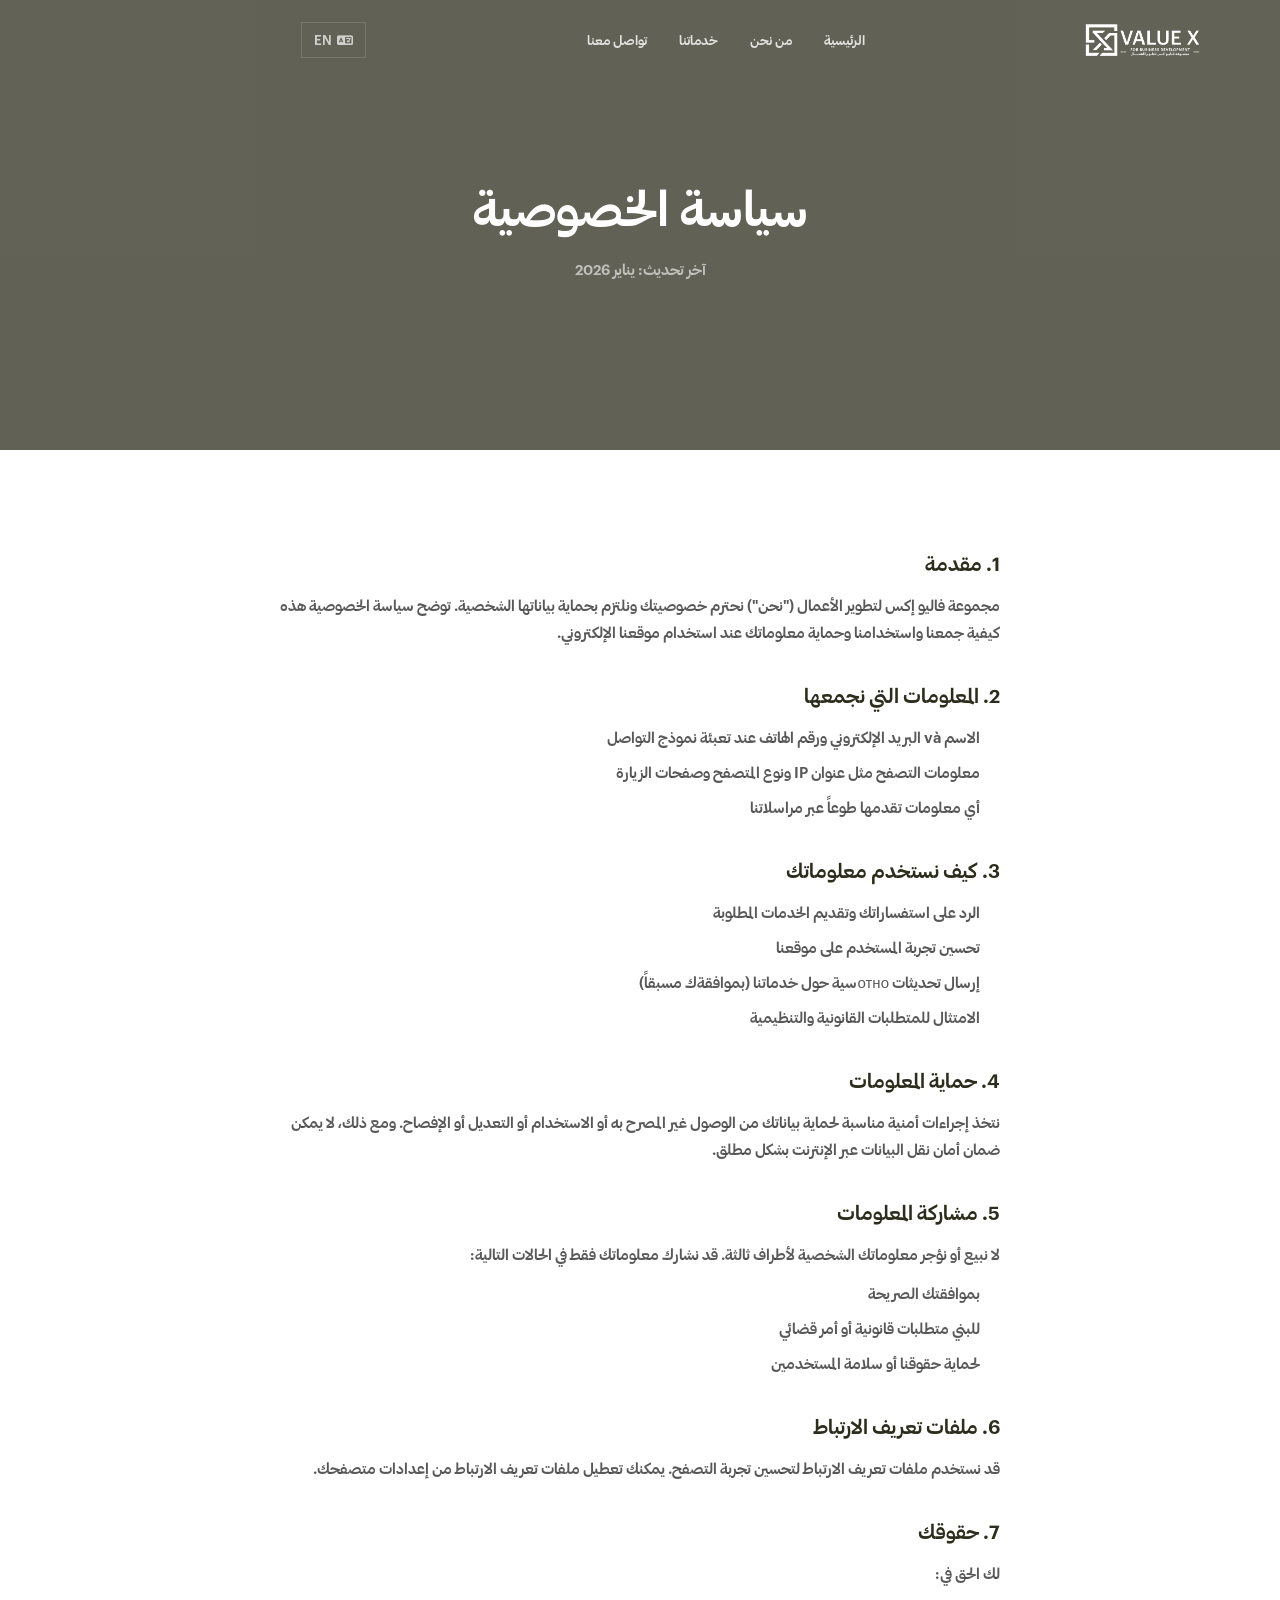
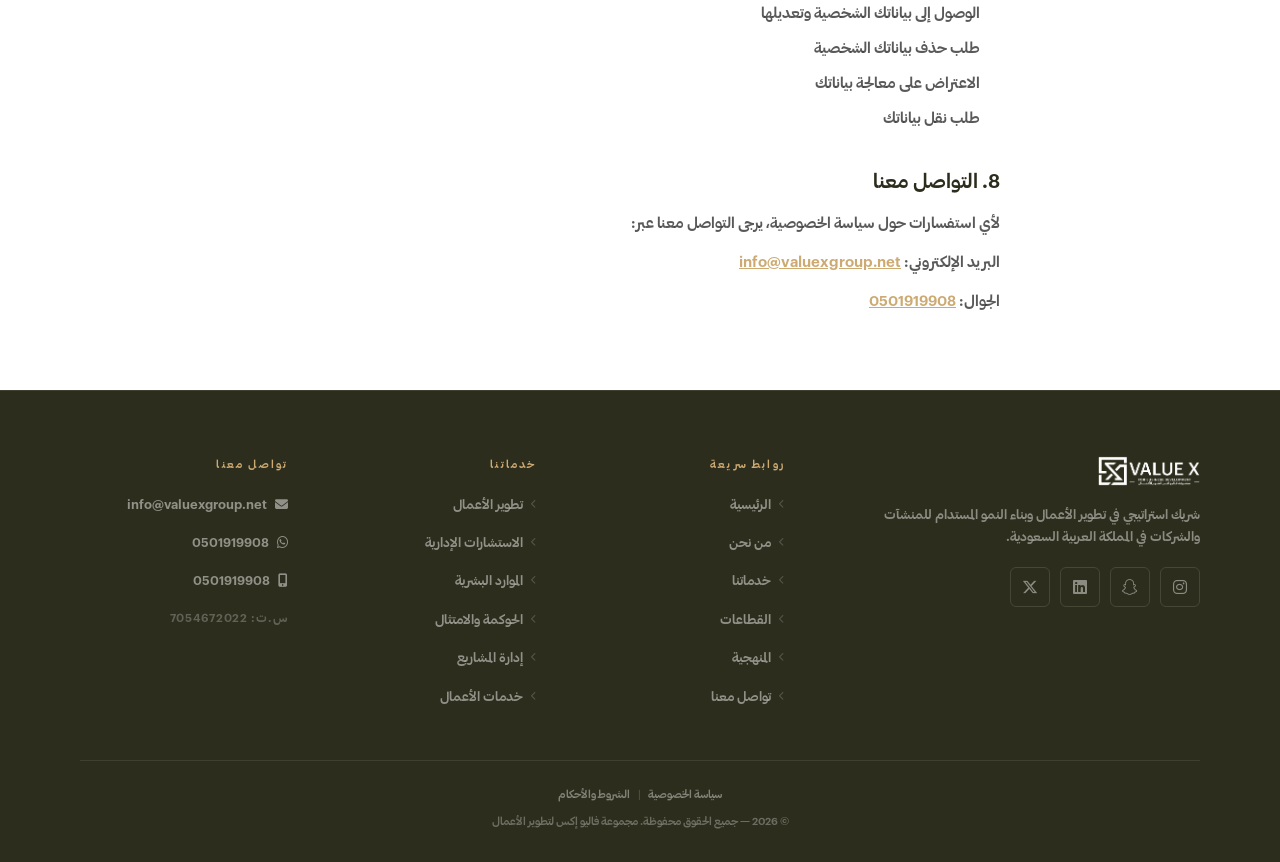
<file: ar/privacy.html>
<!DOCTYPE html>
<html lang="ar" dir="rtl">
<head>
  <meta charset="UTF-8" />
  <meta name="viewport" content="width=device-width, initial-scale=1.0" />
  <title>سياسة الخصوصية | مجموعة فاليو إكس</title>
  <link rel="preconnect" href="https://fonts.googleapis.com" />
  <link rel="preconnect" href="https://fonts.gstatic.com" crossorigin />
  <link href="https://fonts.googleapis.com/css2?family=Cairo:wght@400;500;600;700;800;900&family=Tajawal:wght@300;400;500;700&family=Cormorant+Garamond:ital,wght@0,400;0,500;0,600;1,400;1,500&family=Inter:wght@300;400;500;600&display=swap" rel="stylesheet" />
  <link rel="stylesheet" href="https://cdnjs.cloudflare.com/ajax/libs/font-awesome/6.5.1/css/all.min.css" />
  <link rel="stylesheet" href="../assets/style/style.css" />
  <style>
    .policy-hero {
      position: relative; height: 50vh; min-height: 320px;
      background: url('https://images.unsplash.com/photo-1497366216548-37526070297c?w=1600&q=80') center/cover no-repeat;
      display: flex; align-items: center; justify-content: center; text-align: center;
    }
    .policy-hero::after {
      content: ''; position: absolute; inset: 0;
      background: rgba(45,45,29,0.75);
    }
    .policy-hero-content { position: relative; z-index: 1; }
    .policy-hero h1 { font-family: var(--font-display); font-size: clamp(2rem, 5vw, 3rem); color: var(--white); margin-bottom: 0.5rem; }
    .policy-hero p { color: rgba(255,255,255,0.6); font-size: 0.9375rem; }
    .policy-page { padding: 4rem 0; }
    .policy-page .container { max-width: 800px; }
    .policy-page h2 { font-family: var(--font-display); font-size: 1.25rem; color: var(--green); margin: 2rem 0 0.75rem; }
    .policy-page p, .policy-page li { font-size: 0.9375rem; color: rgba(0,0,0,0.65); line-height: 1.8; margin-bottom: 0.75rem; }
    .policy-page ul { padding-right: 1.25rem; margin-bottom: 1rem; }
    .policy-page li { margin-bottom: 0.5rem; }
    .policy-page a { color: var(--gold); text-decoration: underline; }
    .policy-back { display: inline-flex; align-items: center; gap: 0.5rem; color: var(--gold); font-size: 0.875rem; margin-bottom: 2rem; transition: opacity 0.3s; }
    .policy-back:hover { opacity: 0.7; }
  </style>
</head>
<body>

  <header class="nav" id="nav">
    <div class="nav-inner">
      <a href="index.html" class="nav-logo">
        <img class="logo-white" src="../assets/img/logo/value-x-group-logo-white.png" alt="Value X Group" />
        <img class="logo-color" src="../assets/img/logo/value-x-group-logo.png" alt="Value X Group" />
      </a>
      <nav class="nav-menu">
        <a href="index.html" class="nav-link">الرئيسية</a>
        <a href="index.html#about" class="nav-link">من نحن</a>
        <a href="index.html#services" class="nav-link">خدماتنا</a>
        <a href="index.html#contact" class="nav-link">تواصل معنا</a>
      </nav>
      <a href="../en/privacy.html" class="nav-icon" title="English"><i class="fa-solid fa-language"></i> EN</a>
      <button class="nav-tog" aria-label="Toggle menu"><span></span><span></span><span></span></button>
    </div>
  </header>

  <section class="policy-hero">
    <div class="policy-hero-content">
      <h1>سياسة الخصوصية</h1>
      <p>آخر تحديث: يناير 2026</p>
    </div>
  </section>

  <main class="policy-page">
    <div class="container">

      <h2>1. مقدمة</h2>
      <p> مجموعة فاليو إكس لتطوير الأعمال ("نحن") نحترم خصوصيتك ونلتزم بحماية بياناتها الشخصية. توضح سياسة الخصوصية هذه كيفية جمعنا واستخدامنا وحماية معلوماتك عند استخدام موقعنا الإلكتروني.</p>

      <h2>2. المعلومات التي نجمعها</h2>
      <ul>
        <li>الاسم và البريد الإلكتروني ورقم الهاتف عند تعبئة نموذج التواصل</li>
        <li>معلومات التصفح مثل عنوان IP ونوع المتصفح وصفحات الزيارة</li>
        <li>أي معلومات تقدمها طوعاً عبر مراسلاتنا</li>
      </ul>

      <h2>3. كيف نستخدم معلوماتك</h2>
      <ul>
        <li>الرد على استفساراتك وتقديم الخدمات المطلوبة</li>
        <li>تحسين تجربة المستخدم على موقعنا</li>
        <li>إرسال تحديثات отноسية حول خدماتنا (بموافقةك مسبقاً)</li>
        <li>الامتثال للمتطلبات القانونية والتنظيمية</li>
      </ul>

      <h2>4. حماية المعلومات</h2>
      <p>نتخذ إجراءات أمنية مناسبة لحماية بياناتك من الوصول غير المصرح به أو الاستخدام أو التعديل أو الإفصاح. ومع ذلك، لا يمكن ضمان أمان نقل البيانات عبر الإنترنت بشكل مطلق.</p>

      <h2>5. مشاركة المعلومات</h2>
      <p>لا نبيع أو نؤجر معلوماتك الشخصية لأطراف ثالثة. قد نشارك معلوماتك فقط في الحالات التالية:</p>
      <ul>
        <li>بموافقتك الصريحة</li>
        <li>للبني متطلبات قانونية أو أمر قضائي</li>
        <li>لحماية حقوقنا أو سلامة المستخدمين</li>
      </ul>

      <h2>6. ملفات تعريف الارتباط</h2>
      <p>قد نستخدم ملفات تعريف الارتباط لتحسين تجربة التصفح. يمكنك تعطيل ملفات تعريف الارتباط من إعدادات متصفحك.</p>

      <h2>7. حقوقك</h2>
      <p>لك الحق في:</p>
      <ul>
        <li>الوصول إلى بياناتك الشخصية وتعديلها</li>
        <li>طلب حذف بياناتك الشخصية</li>
        <li>الاعتراض على معالجة بياناتك</li>
        <li>طلب نقل بياناتك</li>
      </ul>

      <h2>8. التواصل معنا</h2>
      <p>لأي استفسارات حول سياسة الخصوصية، يرجى التواصل معنا عبر:</p>
      <p>البريد الإلكتروني: <a href="mailto:info@valuexgroup.net">info@valuexgroup.net</a></p>
      <p>الجوال: <a href="tel:+966501919908">0501919908</a></p>
    </div>
  </main>

  <footer class="footer">
    <div class="container">
      <div class="footer-grid">
        <div class="footer-brand">
          <div class="footer-logo"><img src="../assets/img/logo/value-x-group-logo-white.png" alt="Value X Group" /></div>
          <p>شريك استراتيجي في تطوير الأعمال وبناء النمو المستدام للمنشآت والشركات في المملكة العربية السعودية.</p>
          <div class="footer-social">
            <a href="#" aria-label="Instagram"><i class="fa-brands fa-instagram"></i></a>
            <a href="#" aria-label="Snapchat"><i class="fa-brands fa-snapchat"></i></a>
            <a href="#" aria-label="LinkedIn"><i class="fa-brands fa-linkedin"></i></a>
            <a href="#" aria-label="X"><i class="fa-brands fa-x-twitter"></i></a>
          </div>
        </div>
        <div class="footer-links">
          <h4>روابط سريعة</h4>
          <a href="index.html"><i class="fa-solid fa-chevron-left arr"></i> الرئيسية</a>
          <a href="index.html#about"><i class="fa-solid fa-chevron-left arr"></i> من نحن</a>
          <a href="index.html#services"><i class="fa-solid fa-chevron-left arr"></i> خدماتنا</a>
          <a href="index.html#expertise"><i class="fa-solid fa-chevron-left arr"></i> القطاعات</a>
          <a href="index.html#approach"><i class="fa-solid fa-chevron-left arr"></i> المنهجية</a>
          <a href="index.html#contact"><i class="fa-solid fa-chevron-left arr"></i> تواصل معنا</a>
        </div>
        <div class="footer-links">
          <h4>خدماتنا</h4>
          <a href="index.html#services"><i class="fa-solid fa-chevron-left arr"></i> تطوير الأعمال</a>
          <a href="index.html#services"><i class="fa-solid fa-chevron-left arr"></i> الاستشارات الإدارية</a>
          <a href="index.html#services"><i class="fa-solid fa-chevron-left arr"></i> الموارد البشرية</a>
          <a href="index.html#services"><i class="fa-solid fa-chevron-left arr"></i> الحوكمة والامتثال</a>
          <a href="index.html#services"><i class="fa-solid fa-chevron-left arr"></i> إدارة المشاريع</a>
          <a href="index.html#services"><i class="fa-solid fa-chevron-left arr"></i> خدمات الأعمال</a>
        </div>
        <div class="footer-links">
          <h4>تواصل معنا</h4>
          <a href="mailto:info@valuexgroup.net"><i class="fa-solid fa-envelope"></i> info@valuexgroup.net</a>
          <a href="https://wa.me/966501919908"><i class="fa-brands fa-whatsapp"></i> 0501919908</a>
          <a href="tel:+966501919908"><i class="fa-solid fa-mobile-screen-button"></i> 0501919908</a>
          <span class="footer-cr">س.ت: 7054672022</span>
        </div>
      </div>
      <div class="footer-foot">
        <p><a href="privacy.html">سياسة الخصوصية</a> <span class="sep">|</span> <a href="terms.html">الشروط والأحكام</a></p>
        <p>&copy; 2026 — جميع الحقوق محفوظة. مجموعة فاليو إكس لتطوير الأعمال</p>
      </div>
    </div>
  </footer>

  <script src="../assets/js/app.js"></script>
</body>
</html>
</file>
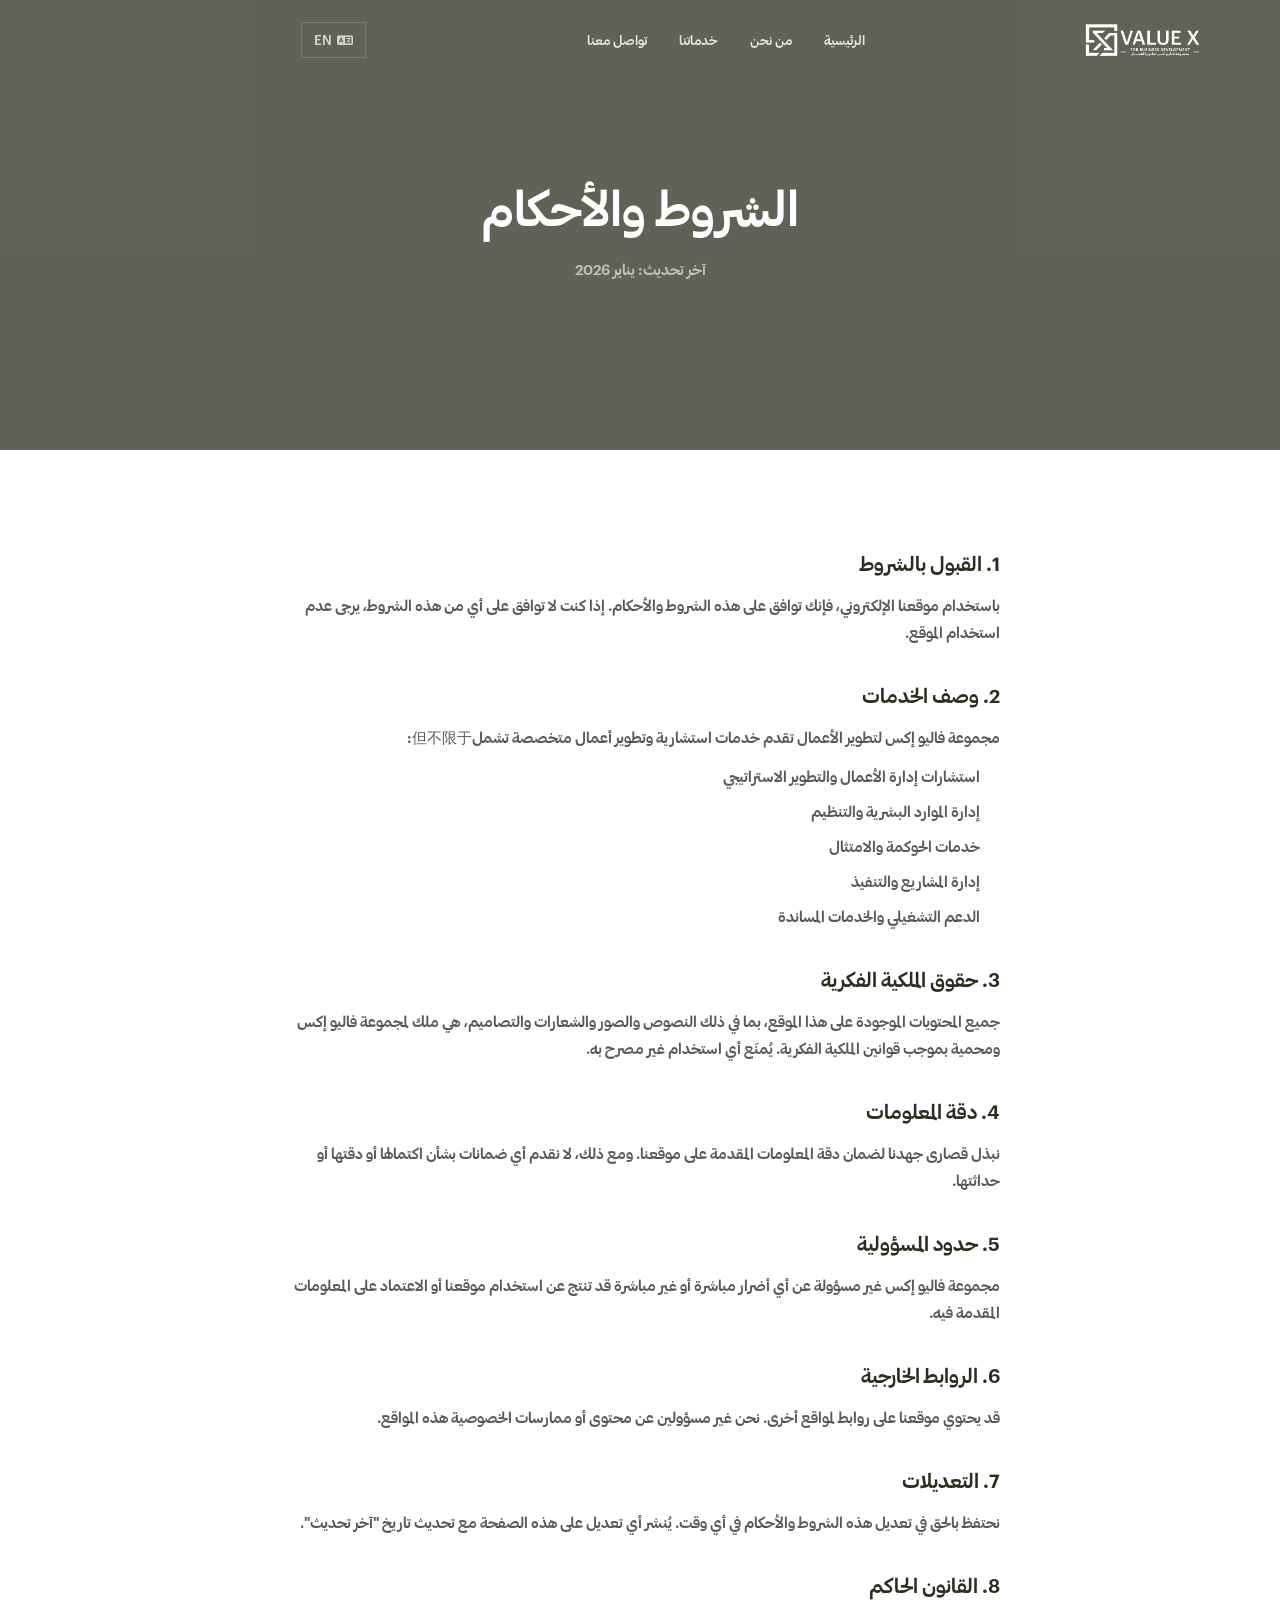
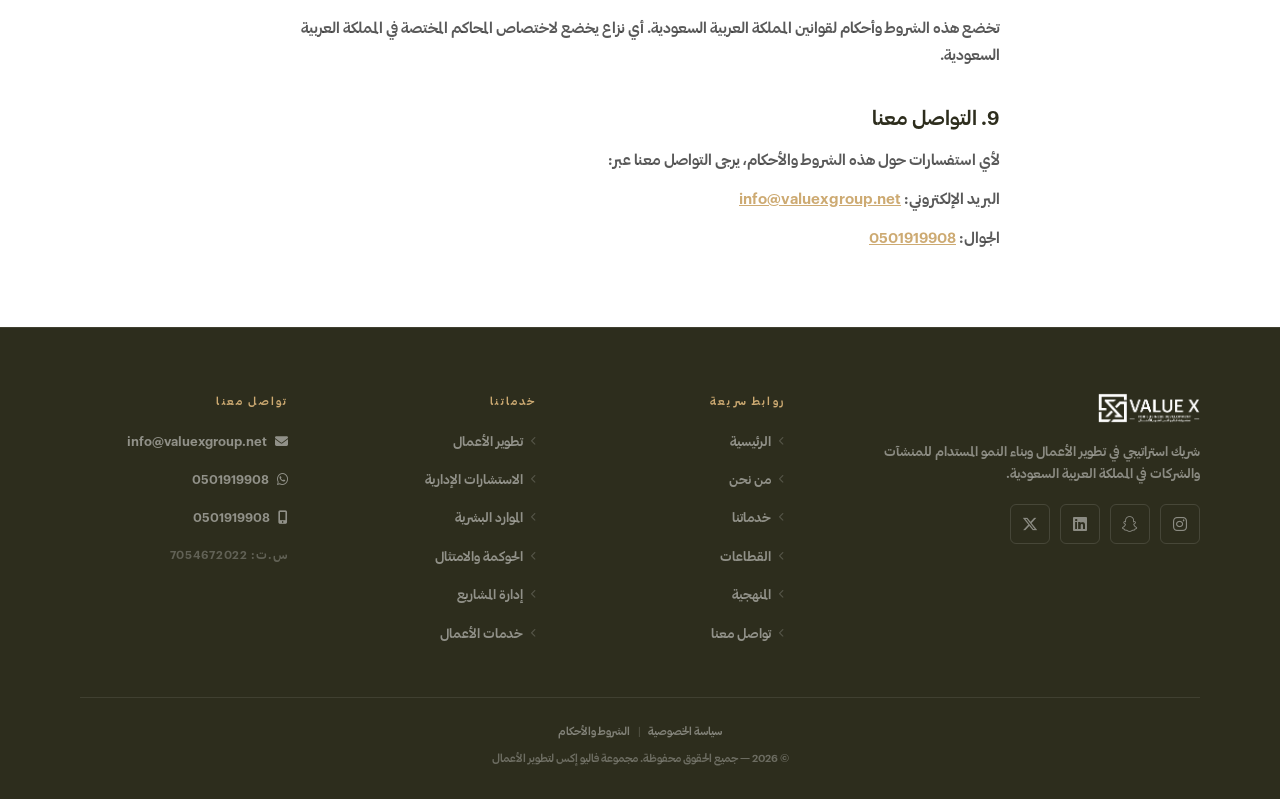
<file: ar/terms.html>
<!DOCTYPE html>
<html lang="ar" dir="rtl">
<head>
  <meta charset="UTF-8" />
  <meta name="viewport" content="width=device-width, initial-scale=1.0" />
  <title>الشروط والأحكام | مجموعة فاليو إكس</title>
  <link rel="preconnect" href="https://fonts.googleapis.com" />
  <link rel="preconnect" href="https://fonts.gstatic.com" crossorigin />
  <link href="https://fonts.googleapis.com/css2?family=Cairo:wght@400;500;600;700;800;900&family=Tajawal:wght@300;400;500;700&family=Cormorant+Garamond:ital,wght@0,400;0,500;0,600;1,400;1,500&family=Inter:wght@300;400;500;600&display=swap" rel="stylesheet" />
  <link rel="stylesheet" href="https://cdnjs.cloudflare.com/ajax/libs/font-awesome/6.5.1/css/all.min.css" />
  <link rel="stylesheet" href="../assets/style/style.css" />
  <style>
    .policy-hero {
      position: relative; height: 50vh; min-height: 320px;
      background: url('https://images.unsplash.com/photo-1454165804606-c3d57bc86b40?w=1600&q=80') center/cover no-repeat;
      display: flex; align-items: center; justify-content: center; text-align: center;
    }
    .policy-hero::after {
      content: ''; position: absolute; inset: 0;
      background: rgba(45,45,29,0.75);
    }
    .policy-hero-content { position: relative; z-index: 1; }
    .policy-hero h1 { font-family: var(--font-display); font-size: clamp(2rem, 5vw, 3rem); color: var(--white); margin-bottom: 0.5rem; }
    .policy-hero p { color: rgba(255,255,255,0.6); font-size: 0.9375rem; }
    .policy-page { padding: 4rem 0; }
    .policy-page .container { max-width: 800px; }
    .policy-page h2 { font-family: var(--font-display); font-size: 1.25rem; color: var(--green); margin: 2rem 0 0.75rem; }
    .policy-page p, .policy-page li { font-size: 0.9375rem; color: rgba(0,0,0,0.65); line-height: 1.8; margin-bottom: 0.75rem; }
    .policy-page ul { padding-right: 1.25rem; margin-bottom: 1rem; }
    .policy-page li { margin-bottom: 0.5rem; }
    .policy-page a { color: var(--gold); text-decoration: underline; }
    .policy-back { display: inline-flex; align-items: center; gap: 0.5rem; color: var(--gold); font-size: 0.875rem; margin-bottom: 2rem; transition: opacity 0.3s; }
    .policy-back:hover { opacity: 0.7; }
  </style>
</head>
<body>

  <header class="nav" id="nav">
    <div class="nav-inner">
      <a href="index.html" class="nav-logo">
        <img class="logo-white" src="../assets/img/logo/value-x-group-logo-white.png" alt="Value X Group" />
        <img class="logo-color" src="../assets/img/logo/value-x-group-logo.png" alt="Value X Group" />
      </a>
      <nav class="nav-menu">
        <a href="index.html" class="nav-link">الرئيسية</a>
        <a href="index.html#about" class="nav-link">من نحن</a>
        <a href="index.html#services" class="nav-link">خدماتنا</a>
        <a href="index.html#contact" class="nav-link">تواصل معنا</a>
      </nav>
      <a href="../en/terms.html" class="nav-icon" title="English"><i class="fa-solid fa-language"></i> EN</a>
      <button class="nav-tog" aria-label="Toggle menu"><span></span><span></span><span></span></button>
    </div>
  </header>

  <section class="policy-hero">
    <div class="policy-hero-content">
      <h1>الشروط والأحكام</h1>
      <p>آخر تحديث: يناير 2026</p>
    </div>
  </section>

  <main class="policy-page">
    <div class="container">

      <h2>1. القبول بالشروط</h2>
      <p>باستخدام موقعنا الإلكتروني، فإنك توافق على هذه الشروط والأحكام. إذا كنت لا توافق على أي من هذه الشروط، يرجى عدم استخدام الموقع.</p>

      <h2>2. وصف الخدمات</h2>
      <p>مجموعة فاليو إكس لتطوير الأعمال تقدم خدمات استشارية وتطوير أعمال متخصصة تشمل但不限于:</p>
      <ul>
        <li>استشارات إدارة الأعمال والتطوير الاستراتيجي</li>
        <li>إدارة الموارد البشرية والتنظيم</li>
        <li>خدمات الحوكمة والامتثال</li>
        <li>إدارة المشاريع والتنفيذ</li>
        <li>الدعم التشغيلي والخدمات المساندة</li>
      </ul>

      <h2>3. حقوق الملكية الفكرية</h2>
      <p>جميع المحتويات الموجودة على هذا الموقع، بما في ذلك النصوص والصور والشعارات والتصاميم، هي ملك لمجموعة فاليو إكس ومحمية بموجب قوانين الملكية الفكرية. يُمنَع أي استخدام غير مصرح به.</p>

      <h2>4. دقة المعلومات</h2>
      <p>نبذل قصارى جهدنا لضمان دقة المعلومات المقدمة على موقعنا. ومع ذلك، لا نقدم أي ضمانات بشأن اكتمالها أو دقتها أو حداثتها.</p>

      <h2>5. حدود المسؤولية</h2>
      <p>مجموعة فاليو إكس غير مسؤولة عن أي أضرار مباشرة أو غير مباشرة قد تنتج عن استخدام موقعنا أو الاعتماد على المعلومات المقدمة فيه.</p>

      <h2>6. الروابط الخارجية</h2>
      <p>قد يحتوي موقعنا على روابط لمواقع أخرى. نحن غير مسؤولين عن محتوى أو ممارسات الخصوصية هذه المواقع.</p>

      <h2>7. التعديلات</h2>
      <p>نحتفظ بالحق في تعديل هذه الشروط والأحكام في أي وقت. يُنشر أي تعديل على هذه الصفحة مع تحديث تاريخ "آخر تحديث".</p>

      <h2>8. القانون الحاكم</h2>
      <p>تخضع هذه الشروط وأحكام لقوانين المملكة العربية السعودية. أي نزاع يخضع لاختصاص المحاكم المختصة في المملكة العربية السعودية.</p>

      <h2>9. التواصل معنا</h2>
      <p>لأي استفسارات حول هذه الشروط والأحكام، يرجى التواصل معنا عبر:</p>
      <p>البريد الإلكتروني: <a href="mailto:info@valuexgroup.net">info@valuexgroup.net</a></p>
      <p>الجوال: <a href="tel:+966501919908">0501919908</a></p>
    </div>
  </main>

  <footer class="footer">
    <div class="container">
      <div class="footer-grid">
        <div class="footer-brand">
          <div class="footer-logo"><img src="../assets/img/logo/value-x-group-logo-white.png" alt="Value X Group" /></div>
          <p>شريك استراتيجي في تطوير الأعمال وبناء النمو المستدام للمنشآت والشركات في المملكة العربية السعودية.</p>
          <div class="footer-social">
            <a href="#" aria-label="Instagram"><i class="fa-brands fa-instagram"></i></a>
            <a href="#" aria-label="Snapchat"><i class="fa-brands fa-snapchat"></i></a>
            <a href="#" aria-label="LinkedIn"><i class="fa-brands fa-linkedin"></i></a>
            <a href="#" aria-label="X"><i class="fa-brands fa-x-twitter"></i></a>
          </div>
        </div>
        <div class="footer-links">
          <h4>روابط سريعة</h4>
          <a href="index.html"><i class="fa-solid fa-chevron-left arr"></i> الرئيسية</a>
          <a href="index.html#about"><i class="fa-solid fa-chevron-left arr"></i> من نحن</a>
          <a href="index.html#services"><i class="fa-solid fa-chevron-left arr"></i> خدماتنا</a>
          <a href="index.html#expertise"><i class="fa-solid fa-chevron-left arr"></i> القطاعات</a>
          <a href="index.html#approach"><i class="fa-solid fa-chevron-left arr"></i> المنهجية</a>
          <a href="index.html#contact"><i class="fa-solid fa-chevron-left arr"></i> تواصل معنا</a>
        </div>
        <div class="footer-links">
          <h4>خدماتنا</h4>
          <a href="index.html#services"><i class="fa-solid fa-chevron-left arr"></i> تطوير الأعمال</a>
          <a href="index.html#services"><i class="fa-solid fa-chevron-left arr"></i> الاستشارات الإدارية</a>
          <a href="index.html#services"><i class="fa-solid fa-chevron-left arr"></i> الموارد البشرية</a>
          <a href="index.html#services"><i class="fa-solid fa-chevron-left arr"></i> الحوكمة والامتثال</a>
          <a href="index.html#services"><i class="fa-solid fa-chevron-left arr"></i> إدارة المشاريع</a>
          <a href="index.html#services"><i class="fa-solid fa-chevron-left arr"></i> خدمات الأعمال</a>
        </div>
        <div class="footer-links">
          <h4>تواصل معنا</h4>
          <a href="mailto:info@valuexgroup.net"><i class="fa-solid fa-envelope"></i> info@valuexgroup.net</a>
          <a href="https://wa.me/966501919908"><i class="fa-brands fa-whatsapp"></i> 0501919908</a>
          <a href="tel:+966501919908"><i class="fa-solid fa-mobile-screen-button"></i> 0501919908</a>
          <span class="footer-cr">س.ت: 7054672022</span>
        </div>
      </div>
      <div class="footer-foot">
        <p><a href="privacy.html">سياسة الخصوصية</a> <span class="sep">|</span> <a href="terms.html">الشروط والأحكام</a></p>
        <p>&copy; 2026 — جميع الحقوق محفوظة. مجموعة فاليو إكس لتطوير الأعمال</p>
      </div>
    </div>
  </footer>

  <script src="../assets/js/app.js"></script>
</body>
</html>
</file>
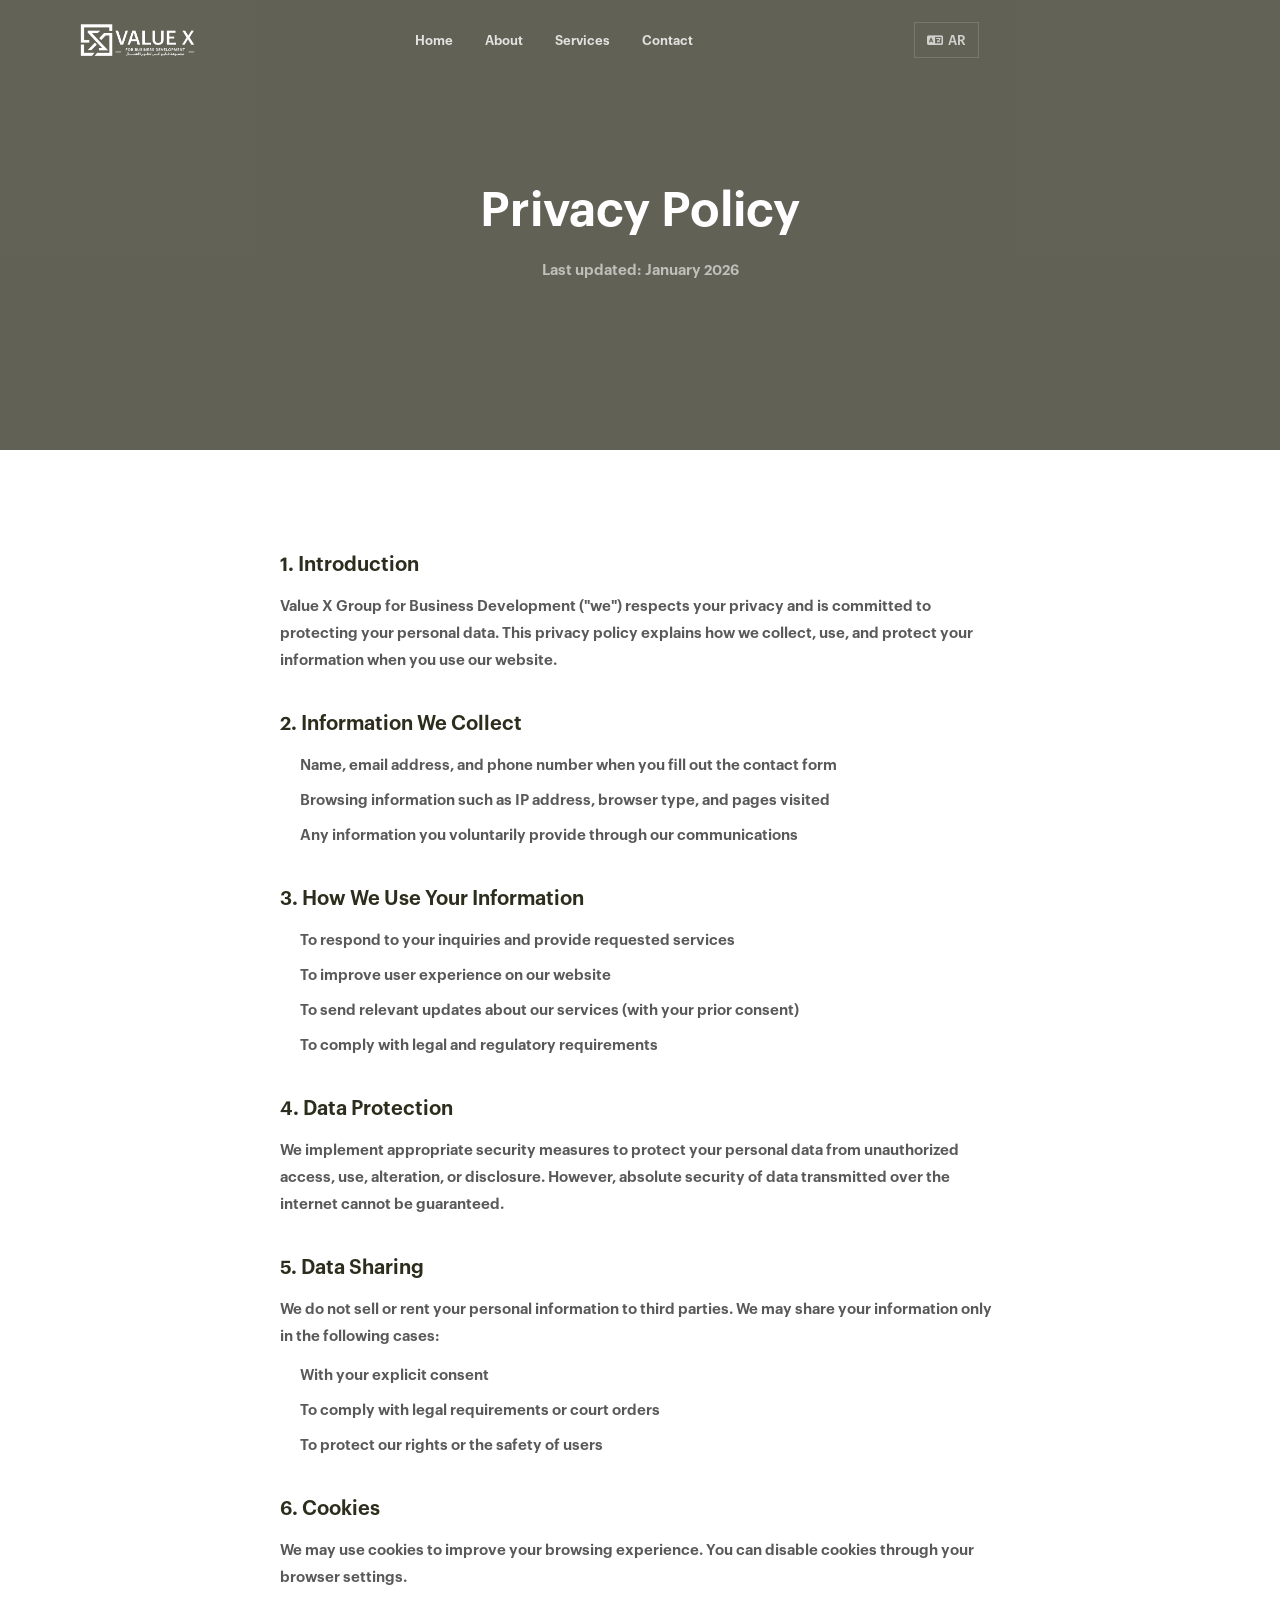
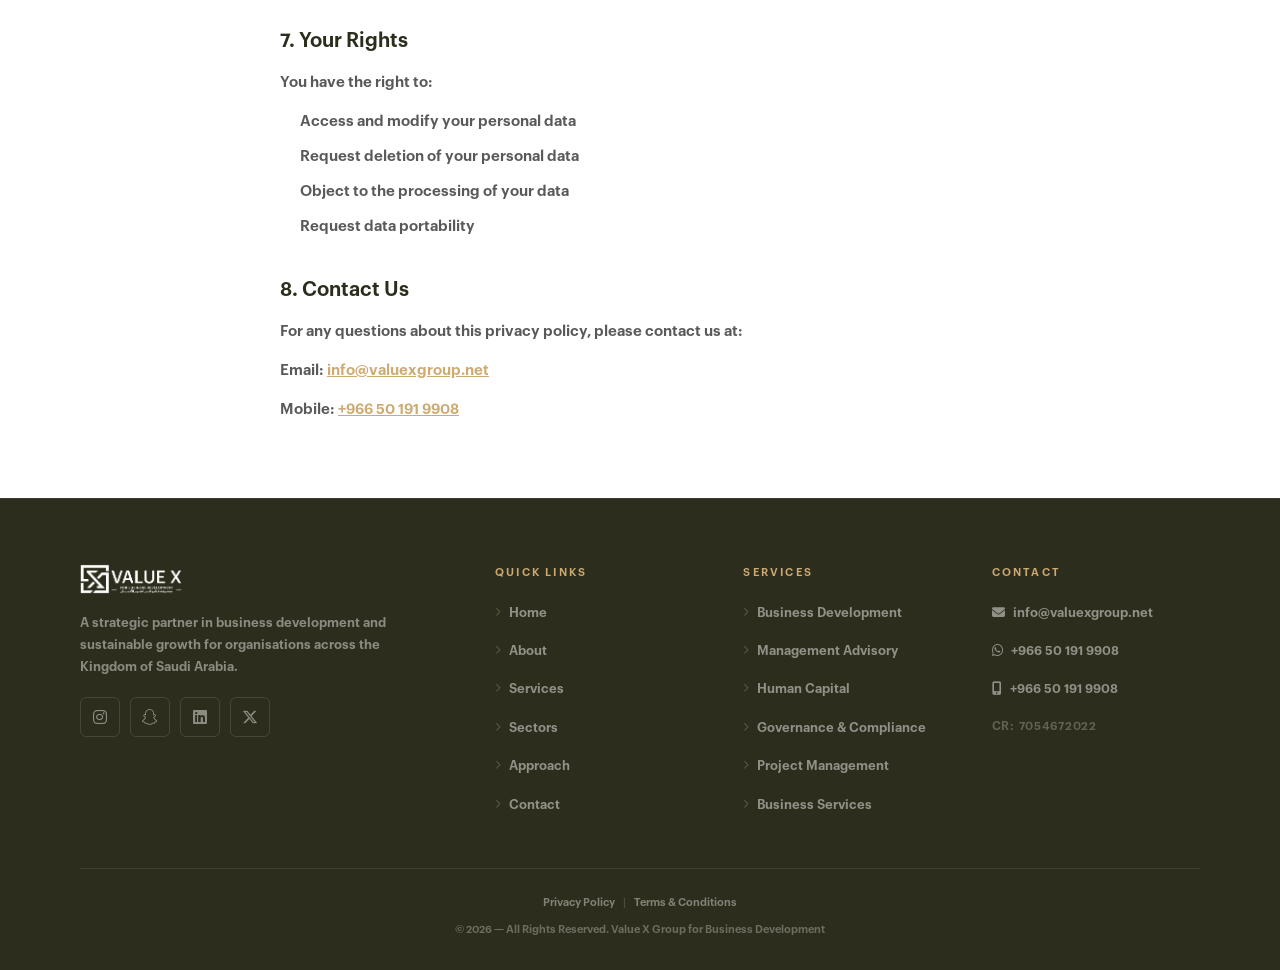
<file: en/privacy.html>
<!DOCTYPE html>
<html lang="en" dir="ltr">
<head>
  <meta charset="UTF-8" />
  <meta name="viewport" content="width=device-width, initial-scale=1.0" />
  <title>Privacy Policy | Value X Group</title>
  <link rel="preconnect" href="https://fonts.googleapis.com" />
  <link rel="preconnect" href="https://fonts.gstatic.com" crossorigin />
  <link href="https://fonts.googleapis.com/css2?family=Cairo:wght@400;500;600;700;800;900&family=Tajawal:wght@300;400;500;700&family=Cormorant+Garamond:ital,wght@0,400;0,500;0,600;1,400;1,500&family=Inter:wght@300;400;500;600&display=swap" rel="stylesheet" />
  <link rel="stylesheet" href="https://cdnjs.cloudflare.com/ajax/libs/font-awesome/6.5.1/css/all.min.css" />
  <link rel="stylesheet" href="../assets/style/style.css" />
  <style>
    .policy-hero {
      position: relative; height: 50vh; min-height: 320px;
      background: url('https://images.unsplash.com/photo-1497366216548-37526070297c?w=1600&q=80') center/cover no-repeat;
      display: flex; align-items: center; justify-content: center; text-align: center;
    }
    .policy-hero::after {
      content: ''; position: absolute; inset: 0;
      background: rgba(45,45,29,0.75);
    }
    .policy-hero-content { position: relative; z-index: 1; }
    .policy-hero h1 { font-family: var(--font-display); font-size: clamp(2rem, 5vw, 3rem); color: var(--white); margin-bottom: 0.5rem; }
    .policy-hero p { color: rgba(255,255,255,0.6); font-size: 0.9375rem; }
    .policy-page { padding: 4rem 0; }
    .policy-page .container { max-width: 800px; }
    .policy-page h2 { font-family: var(--font-display); font-size: 1.25rem; color: var(--green); margin: 2rem 0 0.75rem; }
    .policy-page p, .policy-page li { font-size: 0.9375rem; color: rgba(0,0,0,0.65); line-height: 1.8; margin-bottom: 0.75rem; }
    .policy-page ul { padding-left: 1.25rem; margin-bottom: 1rem; }
    .policy-page li { margin-bottom: 0.5rem; }
    .policy-page a { color: var(--gold); text-decoration: underline; }
    .policy-back { display: inline-flex; align-items: center; gap: 0.5rem; color: var(--gold); font-size: 0.875rem; margin-bottom: 2rem; transition: opacity 0.3s; }
    .policy-back:hover { opacity: 0.7; }
  </style>
</head>
<body>

  <header class="nav" id="nav">
    <div class="nav-inner">
      <a href="index.html" class="nav-logo">
        <img class="logo-white" src="../assets/img/logo/value-x-group-logo-white.png" alt="Value X Group" />
        <img class="logo-color" src="../assets/img/logo/value-x-group-logo.png" alt="Value X Group" />
      </a>
      <nav class="nav-menu">
        <a href="index.html" class="nav-link">Home</a>
        <a href="index.html#about" class="nav-link">About</a>
        <a href="index.html#services" class="nav-link">Services</a>
        <a href="index.html#contact" class="nav-link">Contact</a>
      </nav>
      <a href="../ar/privacy.html" class="nav-icon" title="العربية"><i class="fa-solid fa-language"></i> AR</a>
      <button class="nav-tog" aria-label="Toggle menu"><span></span><span></span><span></span></button>
    </div>
  </header>

  <section class="policy-hero">
    <div class="policy-hero-content">
      <h1>Privacy Policy</h1>
      <p>Last updated: January 2026</p>
    </div>
  </section>

  <main class="policy-page">
    <div class="container">

      <h2>1. Introduction</h2>
      <p>Value X Group for Business Development ("we") respects your privacy and is committed to protecting your personal data. This privacy policy explains how we collect, use, and protect your information when you use our website.</p>

      <h2>2. Information We Collect</h2>
      <ul>
        <li>Name, email address, and phone number when you fill out the contact form</li>
        <li>Browsing information such as IP address, browser type, and pages visited</li>
        <li>Any information you voluntarily provide through our communications</li>
      </ul>

      <h2>3. How We Use Your Information</h2>
      <ul>
        <li>To respond to your inquiries and provide requested services</li>
        <li>To improve user experience on our website</li>
        <li>To send relevant updates about our services (with your prior consent)</li>
        <li>To comply with legal and regulatory requirements</li>
      </ul>

      <h2>4. Data Protection</h2>
      <p>We implement appropriate security measures to protect your personal data from unauthorized access, use, alteration, or disclosure. However, absolute security of data transmitted over the internet cannot be guaranteed.</p>

      <h2>5. Data Sharing</h2>
      <p>We do not sell or rent your personal information to third parties. We may share your information only in the following cases:</p>
      <ul>
        <li>With your explicit consent</li>
        <li>To comply with legal requirements or court orders</li>
        <li>To protect our rights or the safety of users</li>
      </ul>

      <h2>6. Cookies</h2>
      <p>We may use cookies to improve your browsing experience. You can disable cookies through your browser settings.</p>

      <h2>7. Your Rights</h2>
      <p>You have the right to:</p>
      <ul>
        <li>Access and modify your personal data</li>
        <li>Request deletion of your personal data</li>
        <li>Object to the processing of your data</li>
        <li>Request data portability</li>
      </ul>

      <h2>8. Contact Us</h2>
      <p>For any questions about this privacy policy, please contact us at:</p>
      <p>Email: <a href="mailto:info@valuexgroup.net">info@valuexgroup.net</a></p>
      <p>Mobile: <a href="tel:+966501919908">+966 50 191 9908</a></p>
    </div>
  </main>

  <footer class="footer">
    <div class="container">
      <div class="footer-grid">
        <div class="footer-brand">
          <div class="footer-logo"><img src="../assets/img/logo/value-x-group-logo-white.png" alt="Value X Group" /></div>
          <p>A strategic partner in business development and sustainable growth for organisations across the Kingdom of Saudi Arabia.</p>
          <div class="footer-social">
            <a href="#" aria-label="Instagram"><i class="fa-brands fa-instagram"></i></a>
            <a href="#" aria-label="Snapchat"><i class="fa-brands fa-snapchat"></i></a>
            <a href="#" aria-label="LinkedIn"><i class="fa-brands fa-linkedin"></i></a>
            <a href="#" aria-label="X"><i class="fa-brands fa-x-twitter"></i></a>
          </div>
        </div>
        <div class="footer-links"><h4>Quick Links</h4>
          <a href="index.html"><i class="fa-solid fa-chevron-right arr"></i> Home</a>
          <a href="index.html#about"><i class="fa-solid fa-chevron-right arr"></i> About</a>
          <a href="index.html#services"><i class="fa-solid fa-chevron-right arr"></i> Services</a>
          <a href="index.html#expertise"><i class="fa-solid fa-chevron-right arr"></i> Sectors</a>
          <a href="index.html#approach"><i class="fa-solid fa-chevron-right arr"></i> Approach</a>
          <a href="index.html#contact"><i class="fa-solid fa-chevron-right arr"></i> Contact</a>
        </div>
        <div class="footer-links"><h4>Services</h4>
          <a href="index.html#services"><i class="fa-solid fa-chevron-right arr"></i> Business Development</a>
          <a href="index.html#services"><i class="fa-solid fa-chevron-right arr"></i> Management Advisory</a>
          <a href="index.html#services"><i class="fa-solid fa-chevron-right arr"></i> Human Capital</a>
          <a href="index.html#services"><i class="fa-solid fa-chevron-right arr"></i> Governance &amp; Compliance</a>
          <a href="index.html#services"><i class="fa-solid fa-chevron-right arr"></i> Project Management</a>
          <a href="index.html#services"><i class="fa-solid fa-chevron-right arr"></i> Business Services</a>
        </div>
        <div class="footer-links"><h4>Contact</h4>
          <a href="mailto:info@valuexgroup.net"><i class="fa-solid fa-envelope"></i> info@valuexgroup.net</a>
          <a href="https://wa.me/966501919908"><i class="fa-brands fa-whatsapp"></i> +966 50 191 9908</a>
          <a href="tel:+966501919908"><i class="fa-solid fa-mobile-screen-button"></i> +966 50 191 9908</a>
          <span class="footer-cr">CR: 7054672022</span>
        </div>
      </div>
      <div class="footer-foot">
        <p><a href="privacy.html">Privacy Policy</a> <span class="sep">|</span> <a href="terms.html">Terms & Conditions</a></p>
        <p>&copy; 2026 — All Rights Reserved. Value X Group for Business Development</p>
      </div>
    </div>
  </footer>

  <script src="../assets/js/app.js"></script>
</body>
</html>
</file>
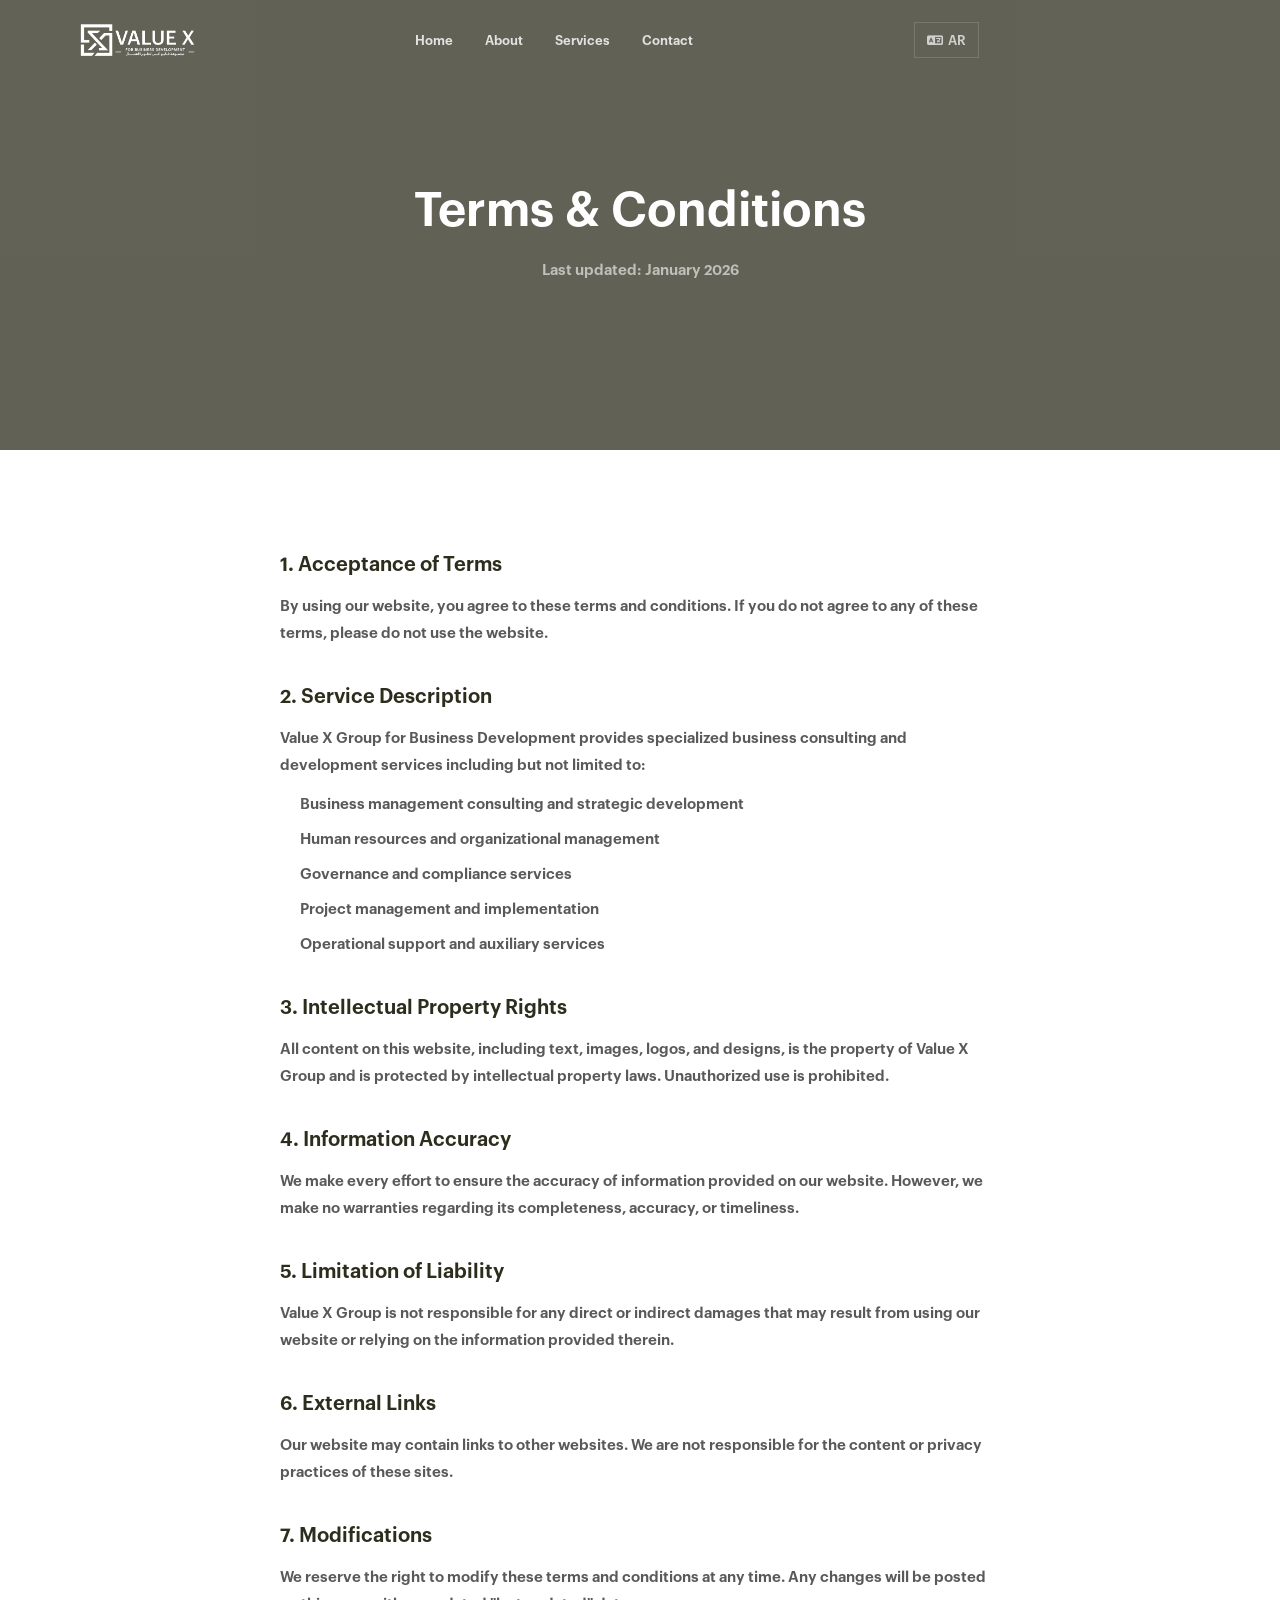
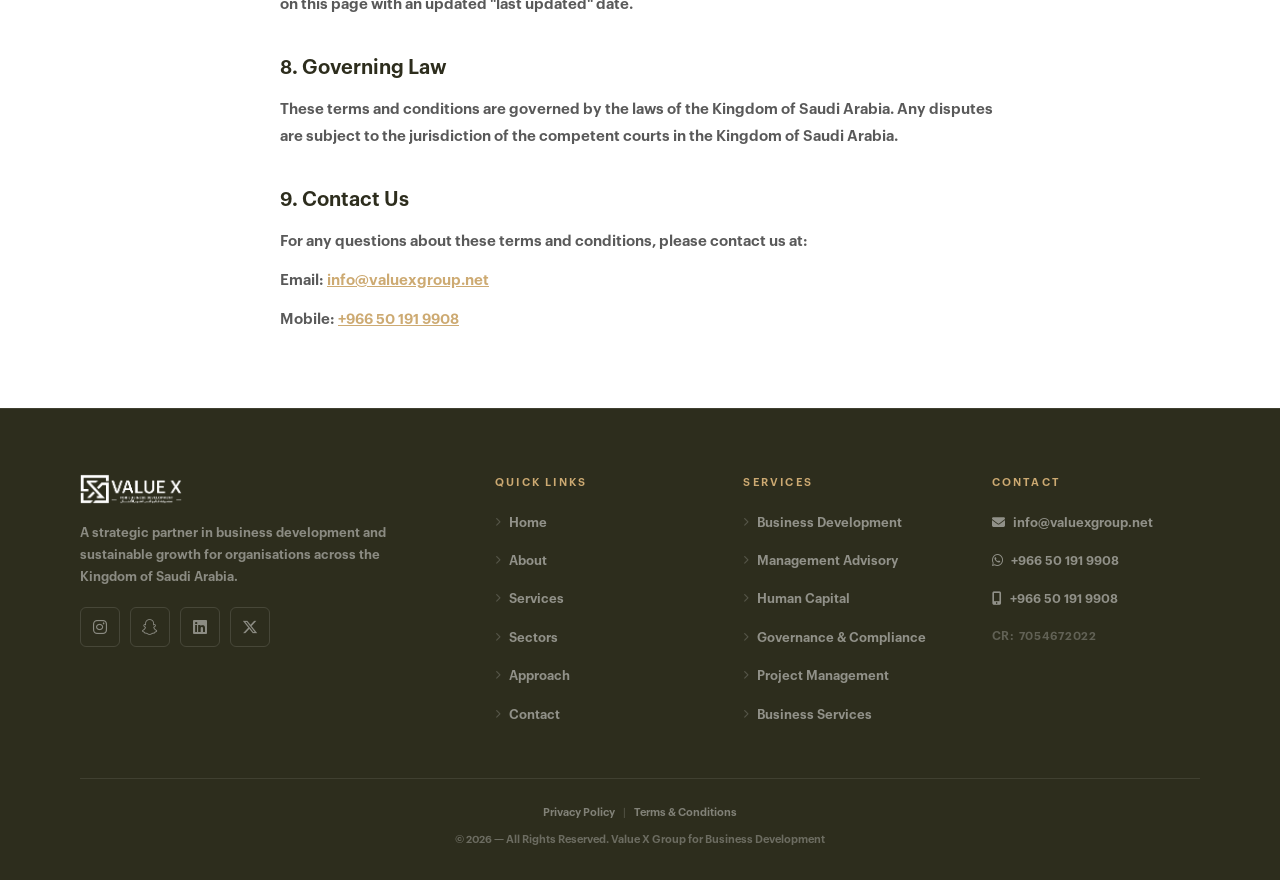
<file: en/terms.html>
<!DOCTYPE html>
<html lang="en" dir="ltr">
<head>
  <meta charset="UTF-8" />
  <meta name="viewport" content="width=device-width, initial-scale=1.0" />
  <title>Terms & Conditions | Value X Group</title>
  <link rel="preconnect" href="https://fonts.googleapis.com" />
  <link rel="preconnect" href="https://fonts.gstatic.com" crossorigin />
  <link href="https://fonts.googleapis.com/css2?family=Cairo:wght@400;500;600;700;800;900&family=Tajawal:wght@300;400;500;700&family=Cormorant+Garamond:ital,wght@0,400;0,500;0,600;1,400;1,500&family=Inter:wght@300;400;500;600&display=swap" rel="stylesheet" />
  <link rel="stylesheet" href="https://cdnjs.cloudflare.com/ajax/libs/font-awesome/6.5.1/css/all.min.css" />
  <link rel="stylesheet" href="../assets/style/style.css" />
  <style>
    .policy-hero {
      position: relative; height: 50vh; min-height: 320px;
      background: url('https://images.unsplash.com/photo-1454165804606-c3d57bc86b40?w=1600&q=80') center/cover no-repeat;
      display: flex; align-items: center; justify-content: center; text-align: center;
    }
    .policy-hero::after {
      content: ''; position: absolute; inset: 0;
      background: rgba(45,45,29,0.75);
    }
    .policy-hero-content { position: relative; z-index: 1; }
    .policy-hero h1 { font-family: var(--font-display); font-size: clamp(2rem, 5vw, 3rem); color: var(--white); margin-bottom: 0.5rem; }
    .policy-hero p { color: rgba(255,255,255,0.6); font-size: 0.9375rem; }
    .policy-page { padding: 4rem 0; }
    .policy-page .container { max-width: 800px; }
    .policy-page h2 { font-family: var(--font-display); font-size: 1.25rem; color: var(--green); margin: 2rem 0 0.75rem; }
    .policy-page p, .policy-page li { font-size: 0.9375rem; color: rgba(0,0,0,0.65); line-height: 1.8; margin-bottom: 0.75rem; }
    .policy-page ul { padding-left: 1.25rem; margin-bottom: 1rem; }
    .policy-page li { margin-bottom: 0.5rem; }
    .policy-page a { color: var(--gold); text-decoration: underline; }
    .policy-back { display: inline-flex; align-items: center; gap: 0.5rem; color: var(--gold); font-size: 0.875rem; margin-bottom: 2rem; transition: opacity 0.3s; }
    .policy-back:hover { opacity: 0.7; }
  </style>
</head>
<body>

  <header class="nav" id="nav">
    <div class="nav-inner">
      <a href="index.html" class="nav-logo">
        <img class="logo-white" src="../assets/img/logo/value-x-group-logo-white.png" alt="Value X Group" />
        <img class="logo-color" src="../assets/img/logo/value-x-group-logo.png" alt="Value X Group" />
      </a>
      <nav class="nav-menu">
        <a href="index.html" class="nav-link">Home</a>
        <a href="index.html#about" class="nav-link">About</a>
        <a href="index.html#services" class="nav-link">Services</a>
        <a href="index.html#contact" class="nav-link">Contact</a>
      </nav>
      <a href="../ar/terms.html" class="nav-icon" title="العربية"><i class="fa-solid fa-language"></i> AR</a>
      <button class="nav-tog" aria-label="Toggle menu"><span></span><span></span><span></span></button>
    </div>
  </header>

  <section class="policy-hero">
    <div class="policy-hero-content">
      <h1>Terms & Conditions</h1>
      <p>Last updated: January 2026</p>
    </div>
  </section>

  <main class="policy-page">
    <div class="container">

      <h2>1. Acceptance of Terms</h2>
      <p>By using our website, you agree to these terms and conditions. If you do not agree to any of these terms, please do not use the website.</p>

      <h2>2. Service Description</h2>
      <p>Value X Group for Business Development provides specialized business consulting and development services including but not limited to:</p>
      <ul>
        <li>Business management consulting and strategic development</li>
        <li>Human resources and organizational management</li>
        <li>Governance and compliance services</li>
        <li>Project management and implementation</li>
        <li>Operational support and auxiliary services</li>
      </ul>

      <h2>3. Intellectual Property Rights</h2>
      <p>All content on this website, including text, images, logos, and designs, is the property of Value X Group and is protected by intellectual property laws. Unauthorized use is prohibited.</p>

      <h2>4. Information Accuracy</h2>
      <p>We make every effort to ensure the accuracy of information provided on our website. However, we make no warranties regarding its completeness, accuracy, or timeliness.</p>

      <h2>5. Limitation of Liability</h2>
      <p>Value X Group is not responsible for any direct or indirect damages that may result from using our website or relying on the information provided therein.</p>

      <h2>6. External Links</h2>
      <p>Our website may contain links to other websites. We are not responsible for the content or privacy practices of these sites.</p>

      <h2>7. Modifications</h2>
      <p>We reserve the right to modify these terms and conditions at any time. Any changes will be posted on this page with an updated "last updated" date.</p>

      <h2>8. Governing Law</h2>
      <p>These terms and conditions are governed by the laws of the Kingdom of Saudi Arabia. Any disputes are subject to the jurisdiction of the competent courts in the Kingdom of Saudi Arabia.</p>

      <h2>9. Contact Us</h2>
      <p>For any questions about these terms and conditions, please contact us at:</p>
      <p>Email: <a href="mailto:info@valuexgroup.net">info@valuexgroup.net</a></p>
      <p>Mobile: <a href="tel:+966501919908">+966 50 191 9908</a></p>
    </div>
  </main>

  <footer class="footer">
    <div class="container">
      <div class="footer-grid">
        <div class="footer-brand">
          <div class="footer-logo"><img src="../assets/img/logo/value-x-group-logo-white.png" alt="Value X Group" /></div>
          <p>A strategic partner in business development and sustainable growth for organisations across the Kingdom of Saudi Arabia.</p>
          <div class="footer-social">
            <a href="#" aria-label="Instagram"><i class="fa-brands fa-instagram"></i></a>
            <a href="#" aria-label="Snapchat"><i class="fa-brands fa-snapchat"></i></a>
            <a href="#" aria-label="LinkedIn"><i class="fa-brands fa-linkedin"></i></a>
            <a href="#" aria-label="X"><i class="fa-brands fa-x-twitter"></i></a>
          </div>
        </div>
        <div class="footer-links"><h4>Quick Links</h4>
          <a href="index.html"><i class="fa-solid fa-chevron-right arr"></i> Home</a>
          <a href="index.html#about"><i class="fa-solid fa-chevron-right arr"></i> About</a>
          <a href="index.html#services"><i class="fa-solid fa-chevron-right arr"></i> Services</a>
          <a href="index.html#expertise"><i class="fa-solid fa-chevron-right arr"></i> Sectors</a>
          <a href="index.html#approach"><i class="fa-solid fa-chevron-right arr"></i> Approach</a>
          <a href="index.html#contact"><i class="fa-solid fa-chevron-right arr"></i> Contact</a>
        </div>
        <div class="footer-links"><h4>Services</h4>
          <a href="index.html#services"><i class="fa-solid fa-chevron-right arr"></i> Business Development</a>
          <a href="index.html#services"><i class="fa-solid fa-chevron-right arr"></i> Management Advisory</a>
          <a href="index.html#services"><i class="fa-solid fa-chevron-right arr"></i> Human Capital</a>
          <a href="index.html#services"><i class="fa-solid fa-chevron-right arr"></i> Governance &amp; Compliance</a>
          <a href="index.html#services"><i class="fa-solid fa-chevron-right arr"></i> Project Management</a>
          <a href="index.html#services"><i class="fa-solid fa-chevron-right arr"></i> Business Services</a>
        </div>
        <div class="footer-links"><h4>Contact</h4>
          <a href="mailto:info@valuexgroup.net"><i class="fa-solid fa-envelope"></i> info@valuexgroup.net</a>
          <a href="https://wa.me/966501919908"><i class="fa-brands fa-whatsapp"></i> +966 50 191 9908</a>
          <a href="tel:+966501919908"><i class="fa-solid fa-mobile-screen-button"></i> +966 50 191 9908</a>
          <span class="footer-cr">CR: 7054672022</span>
        </div>
      </div>
      <div class="footer-foot">
        <p><a href="privacy.html">Privacy Policy</a> <span class="sep">|</span> <a href="terms.html">Terms & Conditions</a></p>
        <p>&copy; 2026 — All Rights Reserved. Value X Group for Business Development</p>
      </div>
    </div>
  </footer>

  <script src="../assets/js/app.js"></script>
</body>
</html>
</file>
<file: assets/style/style.css>
/*
 * Value X Group — Official Brand Identity
 * Colors: Gold #CDAA72 | Dark Green #2D2D1D | White #FFFFFF | Black #000000
 * Font: Graphik Arabic (Adobe Fonts) + Inter (EN body) + Cormorant Garamond (EN display)
 * Icons: Font Awesome 6 Free
 */

@font-face {
  font-family: 'Graphik Arabic';
  src: url('../fonts/Graphik Arabic SemiBold/Graphik Arabic SemiBold.ttf') format('truetype');
  font-weight: 600;
  font-style: normal;
  font-display: swap;
}

*, *::before, *::after { box-sizing: border-box; margin: 0; padding: 0; }

:root {
  --green:    #2D2D1D;
  --green-2:  #3A3A28;
  --green-3:  #222218;
  --gold:     #CDAA72;
  --gold-hv:  #d9b87e;
  --gold-dim: rgba(205,170,114,0.08);
  --gold-dim2:rgba(205,170,114,0.14);
  --gold-fade:rgba(205,170,114,0.4);
  --white:    #FFFFFF;
  --black:    #000000;
  --ivory:    #F9F8F5;
  --gray-50:  #F5F4F0;
  --gray-100: #EDECE8;
  --gray-200: #DDDBD6;
  --gray-300: #B8B5AD;
  --gray-500: #7A7770;
  --gray-700: #4A4842;
  --gray-900: #1A1A17;
  --line:     rgba(0,0,0,0.07);
  --line-dk:  rgba(255,255,255,0.09);
  --font-display: 'Graphik Arabic', 'Cairo', sans-serif;
  --font-body:    'Graphik Arabic', 'Tajawal', sans-serif;
}

html {
  scroll-behavior: smooth;
  -webkit-font-smoothing: antialiased;
  overflow-x: clip;
}

body {
  font-family: var(--font-body);
  font-size: 1rem;
  line-height: 1.7;
  color: var(--gray-900);
  background: var(--white);
  overflow-x: clip;
  font-weight: 400;
}

a { color: inherit; text-decoration: none; }
ul { list-style: none; }
img { max-width: 100%; display: block; }
button { cursor: pointer; border: none; background: none; font: inherit; color: inherit; }
input, select, textarea { font: inherit; color: inherit; border-radius: 0; }

::selection { background: rgba(205,170,114,0.28); color: var(--green); }

/* RTL icon flip helpers */
html[dir="rtl"] .fa-arrow-up-right { transform: scaleX(-1); }
html[dir="rtl"] .fa-paper-plane { transform: scaleX(-1); }

/* ─── LAYOUT ─── */
.sec { padding: clamp(4rem, 10vw, 7rem) 0; }
.sec-dark  { background: var(--green); color: var(--white); }
.sec-light { background: var(--ivory); }

.wrap,
.container {
  width: 100%;
  max-width: 75rem;
  margin: 0 auto;
  padding: 0 1.5rem;
}
@media (min-width: 768px) { .wrap, .container { padding: 0 2.5rem; } }

/* ─── TYPOGRAPHY ─── */
.s-head {
  font-family: var(--font-display);
  font-size: clamp(1.75rem, 4vw, 2.75rem);
  font-weight: 800;
  line-height: 1.15;
  color: var(--green);
  letter-spacing: -0.015em;
  margin-bottom: 1rem;
}
.s-head.light { color: var(--white); }
.s-head.sm { font-size: clamp(1.4rem, 2.5vw, 1.75rem); }

.s-kicker {
  display: inline-flex;
  align-items: center;
  gap: 0.6rem;
  font-size: 0.6875rem;
  letter-spacing: 0.3em;
  text-transform: uppercase;
  color: var(--gold);
  font-weight: 600;
  margin-bottom: 1.25rem;
}
.s-kicker::before {
  content: '';
  display: inline-block;
  width: 2.5rem;
  height: 1px;
  background: var(--gold);
}
.s-kicker.light { color: var(--gold); }

.s-sub {
  margin-top: 1rem;
  font-size: 1rem;
  color: var(--gray-500);
  line-height: 1.85;
  max-width: 680px;
}
.s-sub.light { color: rgba(255,255,255,0.55); }

.s-hdr { margin-bottom: clamp(2.5rem, 6vw, 4rem); }
.s-hdr.center { text-align: center; margin-left: auto; margin-right: auto; }
.s-hdr.center .s-sub { margin-left: auto; margin-right: auto; }

.gold-hl {
  color: var(--gold);
  font-style: normal;
  background: linear-gradient(120deg, transparent 0%, rgba(205,170,114,0.35) 100%);
  background-repeat: no-repeat;
  background-size: 100% 30%;
  background-position: 0 88%;
  padding: 0 0.06em;
}

/* ─── HERO ─── */
.hero {
  position: relative; min-height: 100dvh;
  display: flex; flex-direction: column;
  align-items: center; justify-content: center;
  overflow: hidden; color: var(--white);
}

.hero-bg { position: absolute; inset: 0; }
.hero-bg-img { position: absolute; inset: 0; opacity: 0; transition: opacity 1.4s ease; }
.hero-bg-img.active { opacity: 1; }
.hero-bg-img img { width: 100%; height: 100%; object-fit: cover; filter: brightness(0.5); }

.hero-mask {
  position: absolute; inset: 0;
  background: linear-gradient(180deg, rgba(45,45,29,0.55), rgba(45,45,29,0.65) 50%, rgba(45,45,29,0.85));
}

.hero-grain {
  position: absolute; inset: 0; pointer-events: none; opacity: 0.4;
  background-image: radial-gradient(rgba(255,255,255,0.04) 1px, transparent 1px);
  background-size: 3px 3px;
}

.hero-body {
  position: relative; z-index: 2; width: 100%;
  max-width: 75rem; padding: 0 1.5rem; padding-top: 8rem;
}
@media (min-width: 768px) { .hero-body { padding: 0 2.5rem; padding-top: 9rem; } }

.hero-slide {
  display: none; opacity: 0; transform: translateY(18px);
  transition: opacity 0.9s ease, transform 0.9s ease;
}
.hero-slide.active { display: block; opacity: 1; transform: translateY(0); }

.hero-kicker {
  display: inline-flex; align-items: center; gap: 0.6rem;
  font-size: 0.6875rem; letter-spacing: 0.32em;
  text-transform: uppercase; color: rgba(255,255,255,0.65);
  margin-bottom: 1.5rem;
}
.hero-kicker::before { content: ''; display: inline-block; width: 2.5rem; height: 1px; background: var(--gold); }

.hero-title {
  font-family: var(--font-display);
  font-size: clamp(2.2rem, 6vw, 4.5rem);
  font-weight: 800; line-height: 1.1;
  letter-spacing: -0.015em; max-width: 56rem; margin-bottom: 1.5rem;
}
.hero-title .block { display: block; }
.hero-title em { font-style: normal; color: var(--gold); }

.hero-desc {
  font-size: clamp(0.9375rem, 1.6vw, 1.125rem);
  color: rgba(255,255,255,0.68); line-height: 1.85;
  max-width: 36rem; margin-bottom: 2.5rem;
}

.hero-actions { display: flex; flex-wrap: wrap; gap: 1rem; }

.hero-pips {
  position: absolute; bottom: 3.5rem; left: 50%;
  transform: translateX(-50%); z-index: 3;
  display: flex; gap: 0.75rem;
}
@media (max-width: 767px) { .hero-pips { bottom: 2.5rem; } }

.hero-pip {
  width: 10px; height: 10px; border-radius: 50%;
  border: 1.5px solid rgba(255,255,255,0.45);
  transition: background 0.3s, border-color 0.3s;
}
.hero-pip.active { background: var(--gold); border-color: var(--gold); }

.hero-stats {
  display: grid; grid-template-columns: repeat(4,1fr);
  background: var(--green);
  width: 100%;
  padding: 1.5rem 0;
}
@media (max-width: 639px) { .hero-stats { grid-template-columns: repeat(2,1fr); } }

.hero-stat {
  padding: 1.25rem 1rem; text-align: center;
  border-left: 1px solid rgba(255,255,255,0.08);
}
[lang="en"] .hero-stat { border-left: none; border-right: 1px solid rgba(255,255,255,0.06); }
.hero-stat:last-child { border-left: none; border-right: none; }
@media (max-width: 639px) {
  .hero-stat:nth-child(2) { border-left: none; border-right: none; }
  .hero-stat:nth-child(1), .hero-stat:nth-child(2) { border-bottom: 1px solid rgba(255,255,255,0.06); }
}

.hstat-num {
  font-family: var(--font-display);
  font-size: 1.75rem; font-weight: 800;
  color: var(--gold); line-height: 1.1;
}
@media (min-width: 768px) { .hstat-num { font-size: 2.25rem; } }
.hstat-num small { font-size: 1rem; color: var(--gold); }

.hstat-label {
  font-size: 0.625rem; letter-spacing: 0.2em;
  text-transform: uppercase; color: rgba(255,255,255,0.45);
  margin-top: 0.25rem;
}

.hstat-icon {
  font-size: 1rem;
  color: var(--gold);
  margin-bottom: 0.35rem;
  opacity: 0.65;
}

/* ─── NAV ─── */
.nav {
  position: fixed; top: 0; left: 0; right: 0; z-index: 100;
  height: 5rem;
  transition: background 0.45s ease, box-shadow 0.45s ease;
}
.nav.on,
.nav.solid {
  background: rgba(255,255,255,0.96);
  backdrop-filter: blur(14px);
  -webkit-backdrop-filter: blur(14px);
  box-shadow: 0 1px 0 rgba(0,0,0,0.05);
}
.nav.solid .nav-logo .logo-white { display: none; }
.nav.solid .nav-logo .logo-color { display: block; }

.nav-inner {
  height: 100%; max-width: 75rem; margin: 0 auto;
  padding: 0 1.5rem;
  display: flex; align-items: center; justify-content: space-between;
}
@media (min-width: 768px) { .nav-inner { padding: 0 2.5rem; } }

.nav-logo { display: flex; align-items: center; }
.nav-logo img { height: 2.25rem; width: auto; }

.nav-logo .logo-white,
.nav-logo .logo-color { transition: opacity 0.3s; }
.nav.on .nav-logo .logo-white { display: none; }
.nav.on .nav-logo .logo-color { display: block; }
.nav:not(.on) .nav-logo .logo-color { display: none; }
.nav:not(.on) .nav-logo .logo-white { display: block; }

.nav-menu { display: none; gap: 2rem; }
@media (min-width: 1024px) { .nav-menu { display: flex; } }

.nav-link {
  font-size: 0.8125rem; color: rgba(255,255,255,0.82);
  position: relative; padding: 0.25rem 0; transition: color 0.3s;
}
.nav-link::after {
  content: ''; position: absolute; bottom: 0; right: 0;
  width: 0; height: 2px; background: var(--gold);
  transition: width 0.3s ease;
}
[lang="en"] .nav-link::after { left: 0; right: auto; }
.nav-link:hover::after, .nav-link.active::after { width: 100%; }
.nav-link:hover, .nav-link.active { color: var(--gold); }
.nav.on .nav-link { color: var(--green); }
.nav.on .nav-link:hover, .nav.on .nav-link.active { color: var(--gold); }

.nav-end { display: flex; align-items: center; gap: 0.5rem; }

.nav-icon {
  height: 2.25rem;
  display: flex; align-items: center; justify-content: center; gap: 0.35rem;
  color: rgba(255,255,255,0.7); font-size: 0.8125rem; font-weight: 500;
  border: 1px solid rgba(255,255,255,0.15);
  padding: 0 0.75rem;
  transition: all 0.3s;
}
.nav-icon:hover { border-color: var(--gold); color: var(--gold); }
.nav.on .nav-icon { color: var(--green); border-color: rgba(0,0,0,0.12); }
.nav.on .nav-icon:hover { border-color: var(--gold); color: var(--gold); }

.nav-cta {
  padding: 0.5rem 1.25rem; border: 1px solid var(--gold);
  color: var(--gold); font-size: 0.75rem; font-weight: 500;
  letter-spacing: 0.06em; transition: all 0.3s;
  display: none;
}
@media (min-width: 640px) { .nav-cta { display: inline-flex; align-items: center; gap: 0.4rem; } }
.nav-cta:hover { background: var(--gold); color: var(--green); }
.nav.on .nav-cta { border-color: var(--green); color: var(--green); }
.nav.on .nav-cta:hover { background: var(--green); color: var(--white); }
.nav-cta i { font-size: 0.85rem; }

.nav-toggle {
  width: 2.5rem; height: 2.5rem;
  display: flex; align-items: center; justify-content: center;
  color: var(--gold); font-size: 1.35rem;
}
.nav.on .nav-toggle { color: var(--green); }
@media (min-width: 1024px) { .nav-toggle { display: none; } }

.nav-mobile {
  display: none; position: absolute; top: 5rem; left: 0; right: 0;
  background: rgba(255,255,255,0.98); backdrop-filter: blur(20px);
  border-top: 1px solid var(--line);
  box-shadow: 0 24px 48px rgba(0,0,0,0.07);
}
.nav-mobile.open { display: block; }
.nav-mobile-inner { padding: 1.75rem 1.5rem; display: flex; flex-direction: column; gap: 0.5rem; }
.nav-mlink { display: block; padding: 0.65rem 0; font-size: 1rem; color: var(--green); border-bottom: 1px solid var(--line); }
.nav-mcta {
  display: inline-block; margin-top: 0.75rem;
  padding: 0.75rem 1.75rem; background: var(--green);
  color: var(--white); font-size: 0.8125rem;
  font-weight: 600; letter-spacing: 0.06em; text-align: center;
}

/* ─── BUTTONS ─── */
.btn {
  display: inline-flex; align-items: center; gap: 0.5rem;
  padding: 0.875rem 2rem; font-size: 0.75rem; font-weight: 600;
  letter-spacing: 0.1em; text-transform: uppercase;
  transition: all 0.3s ease;
}
.btn:active { transform: scale(0.97); }
.btn i { font-size: 0.9rem; transition: transform 0.3s; }

.btn-gold { background: var(--gold); color: var(--green); }
.btn-gold:hover { background: var(--gold-hv); }
.btn-gold:hover i { transform: translate(2px, -2px); }

.btn-line { border: 1px solid rgba(255,255,255,0.28); color: var(--white); }
.btn-line:hover { border-color: var(--gold); color: var(--gold); }

/* ─── ABOUT ─── */
.about-grid { display: grid; gap: clamp(2.5rem, 6vw, 4rem); }
@media (min-width: 1024px) { .about-grid { grid-template-columns: 1fr 1fr; align-items: center; } }

.about-media { position: relative; }
.about-img-lg { aspect-ratio: 5/4; overflow: hidden; border-radius: 2px; }
.about-img-lg img { width: 100%; height: 100%; object-fit: cover; transition: transform 0.7s ease; }
.about-img-lg:hover img { transform: scale(1.04); }

.about-img-sm {
  position: absolute; bottom: -2.5rem; left: -1.5rem;
  width: 50%; aspect-ratio: 1/1;
  border: 6px solid var(--white); overflow: hidden;
  box-shadow: 0 12px 40px rgba(0,0,0,0.12);
}
[lang="en"] .about-img-sm { left: auto; right: -1.5rem; }
.about-img-sm img { width: 100%; height: 100%; object-fit: cover; }

.about-tag {
  position: absolute; bottom: -1.5rem;
  background: var(--gold);
  padding: 0.75rem 2rem;
  font-family: var(--font-display); font-size: 0.8125rem; font-weight: 600;
  color: var(--green);
  letter-spacing: 0.2em;
  box-shadow: 0 6px 20px rgba(205,170,114,0.35);
}
.about-tag span { font-weight: 800; }
[lang="ar"] .about-tag { right: 0; }
[lang="en"] .about-tag { left: 0; }

.t-lead {
  font-size: 0.9375rem; line-height: 1.9;
  color: var(--gray-500); margin-bottom: 1rem;
  max-width: 560px;
}

.vm-grid { display: grid; grid-template-columns: 1fr 1fr; gap: 1.5rem; margin-top: 2.5rem; }
@media (max-width: 479px) { .vm-grid { grid-template-columns: 1fr; } }

.vm-card {
  padding: 1.75rem; background: var(--gray-50);
  border-left: 3px solid var(--gold);
  transition: all 0.3s ease;
}
[lang="en"] .vm-card { border-left: 3px solid var(--gold); }
[lang="ar"] .vm-card { border-left: none; border-right: 3px solid var(--gold); }
.vm-card:hover { background: var(--white); box-shadow: 0 4px 16px rgba(0,0,0,0.05); }

.vm-icon {
  width: 3rem; height: 3rem;
  background: var(--gold-dim);
  display: flex; align-items: center; justify-content: center;
  color: var(--gold); font-size: 1.2rem;
  margin-bottom: 0.875rem;
  flex-shrink: 0;
}
.vm-card h4 {
  font-size: 1rem; color: var(--green); margin-bottom: 0.35rem;
  font-family: var(--font-display); font-weight: 700;
}
.vm-card p { font-size: 0.8125rem; color: var(--gray-500); line-height: 1.7; }

/* ─── SERVICES ─── */
.svc-grid { display: grid; gap: 1px; background: var(--line-dk); border: 1px solid var(--line-dk); }
@media (min-width: 640px) { .svc-grid { grid-template-columns: repeat(2,1fr); } }
@media (min-width: 1024px) { .svc-grid { grid-template-columns: repeat(3,1fr); } }

.svc-card {
  background: var(--green-2); padding: 2.75rem;
  position: relative; overflow: hidden;
  transition: background 0.45s;
}
.svc-card:hover { background: var(--green-3); }

.svc-idx {
  font-family: var(--font-display); font-size: 0.75rem; font-weight: 700;
  color: var(--gold-fade); margin-bottom: 1rem;
}

.svc-icon {
  width: 4rem; height: 4rem;
  border: 1px solid rgba(205,170,114,0.25);
  display: flex; align-items: center; justify-content: center;
  color: var(--gold); font-size: 1.7rem;
  margin-bottom: 1.25rem;
  transition: all 0.35s;
}
.svc-card:hover .svc-icon { background: var(--gold-dim2); border-color: var(--gold); }

.svc-card h3 {
  font-family: var(--font-display); font-size: 1.6rem; font-weight: 700;
  margin-bottom: 1rem; color: var(--white);
}

.svc-card ul { display: flex; flex-direction: column; gap: 0.6rem; }
.svc-card li {
  display: flex; align-items: flex-start; gap: 0.5rem;
  font-size: 0.875rem; color: rgba(255,255,255,0.6); line-height: 1.5;
}
.svc-card li i { color: var(--gold); font-size: 0.7rem; margin-top: 0.3rem; flex-shrink: 0; }

/* ─── WHY US ─── */
.why-grid { display: grid; gap: clamp(2.5rem, 6vw, 4rem); }
@media (min-width: 1024px) { .why-grid { grid-template-columns: 1fr 1fr; align-items: center; } }

.why-img { position: relative; aspect-ratio: 4/5; overflow: hidden; border-radius: 12px; }
.why-img img { width: 100%; height: 100%; object-fit: cover; }
.why-quote {
  position: absolute; inset: 0;
  background: linear-gradient(0deg, rgba(45,45,29,0.9), transparent 50%);
  display: flex; flex-direction: column;
  align-items: flex-start; justify-content: flex-end;
  padding: 2rem;
}
.why-quote i {
  position: absolute; top: 2rem; right: 2rem;
  font-size: 3.5rem; color: var(--gold); opacity: 0.35;
}
.why-quote blockquote {
  font-family: var(--font-display);
  font-size: 1.25rem; font-weight: 700;
  color: var(--white); line-height: 1.7;
  max-width: 22rem;
}
[lang="ar"] .why-quote blockquote { border-right: 3px solid var(--gold); padding-right: 1rem; }
[lang="en"] .why-quote blockquote { border-left: 3px solid var(--gold); padding-left: 1rem; }

.why-list { display: grid; gap: 0; margin-top: 2rem; }

.why-item {
  display: flex; gap: 1.25rem; padding: 1.75rem 1.5rem;
  background: var(--white);
  border-bottom: 1px solid var(--gray-200);
  transition: all 0.3s ease;
}
.why-item:first-child { border-top: 1px solid var(--gray-200); }
.why-item:hover { background: var(--gray-50); }

.why-item-icon {
  width: 3rem; height: 3rem;
  border: 1.5px solid var(--gold);
  display: flex; align-items: center; justify-content: center;
  color: var(--gold); font-size: 1rem; flex-shrink: 0;
  background: var(--gold-dim);
}

.why-item strong {
  display: block; font-size: 0.9375rem; color: var(--green);
  margin-bottom: 0.25rem; font-weight: 600;
}
.why-item p { font-size: 0.8125rem; color: var(--gray-500); line-height: 1.6; }

/* ─── APPROACH ─── */
.appr-timeline { position: relative; max-width: 55rem; margin: 0 auto; }
.appr-line {
  position: absolute; top: 0; bottom: 0;
  width: 1.5px; background: linear-gradient(180deg, var(--gold), var(--gray-200));
}
[lang="ar"] .appr-line { right: 1.75rem; }
[lang="en"] .appr-line { left: 1.75rem; }
@media (min-width: 768px) {
  .appr-line { left: 50% !important; right: auto !important; transform: translateX(-50%); width: 2px; }
}
.appr-steps { display: flex; flex-direction: column; gap: 0; }
.appr-step { display: grid; gap: 0; position: relative; padding: 1.25rem 0; animation: fadeSlideIn 0.6s ease both; }
.appr-step:nth-child(1) { animation-delay: 0.1s; }
.appr-step:nth-child(2) { animation-delay: 0.2s; }
.appr-step:nth-child(3) { animation-delay: 0.3s; }
.appr-step:nth-child(4) { animation-delay: 0.4s; }
.appr-step:nth-child(5) { animation-delay: 0.5s; }

@keyframes fadeSlideIn {
  from { opacity: 0; transform: translateY(20px); }
  to { opacity: 1; transform: translateY(0); }
}
[lang="ar"] .appr-step { padding-right: 3.5rem; }
[lang="en"] .appr-step { padding-left: 3.5rem; }
@media (min-width: 768px) {
  .appr-step { grid-template-columns: 1fr 1fr; gap: 3.5rem; padding-left: 0 !important; padding-right: 0 !important; align-items: start; }
  .appr-step:nth-child(even) .appr-card { order: 1; }
  .appr-step:nth-child(even) .appr-marker { order: 2; justify-self: start; }
}
.appr-marker {
  position: absolute; top: 1.25rem;
  width: 2rem; height: 2rem; border-radius: 50%;
  background: var(--gold); color: var(--white);
  border: 3px solid var(--white);
  display: flex; align-items: center; justify-content: center;
  font-family: var(--font-display); font-size: 0.65rem; font-weight: 800; z-index: 2;
  box-shadow: 0 3px 10px rgba(205,170,114,0.35);
}
[lang="ar"] .appr-marker { right: 0.5rem; }
[lang="en"] .appr-marker { left: 0.5rem; }
@media (min-width: 768px) {
  .appr-marker { position: static; justify-self: end; width: 3rem; height: 3rem; font-size: 0.875rem; }
  .appr-step:nth-child(even) .appr-marker { justify-self: start; }
}
.appr-card {
  background: var(--white); border: 1px solid var(--gray-200);
  padding: 1.75rem; transition: all 0.4s ease;
  position: relative; overflow: hidden;
}
.appr-card::before {
  content: ''; position: absolute; top: 0; left: 0; right: 0;
  height: 3px; background: var(--gold);
  transform: scaleX(0); transform-origin: left;
  transition: transform 0.4s ease;
}
[lang="ar"] .appr-card::before { transform-origin: right; }
.appr-card:hover::before { transform: scaleX(1); }
.appr-card:hover { border-color: var(--gold); box-shadow: 0 10px 30px rgba(0,0,0,0.07); transform: translateY(-3px); }
.appr-icon {
  width: 3rem; height: 3rem; background: var(--gold-dim);
  display: flex; align-items: center; justify-content: center;
  color: var(--gold); font-size: 1.15rem;
  margin-bottom: 0.875rem; transition: all 0.4s ease;
}
.appr-card:hover .appr-icon { background: var(--gold); color: var(--white); }
.appr-card h4 { font-family: var(--font-display); font-size: 1.125rem; font-weight: 700; color: var(--green); margin-bottom: 0.4rem; }
.appr-card p { font-size: 0.8125rem; color: var(--gray-500); line-height: 1.7; }

/* ─── TESTIMONIALS ─── */
.testi-carousel { position: relative; overflow: hidden; }
.testi-track { position: relative; }
.testi-slide { display: none; }
.testi-slide.active { display: block; animation: fadeIn 0.5s ease; }

@keyframes fadeIn {
  from { opacity: 0; transform: translateX(20px); }
  to { opacity: 1; transform: translateX(0); }
}

.testi-card {
  background: linear-gradient(135deg, var(--green-2), var(--green-3));
  padding: 3rem;
  border: 1px solid rgba(255,255,255,0.06);
  transition: all 0.4s ease; display: flex; flex-direction: column;
  max-width: 50rem; margin: 0 auto;
  text-align: center;
  position: relative;
  border-radius: 4px;
}
.testi-card::before {
  content: '';
  position: absolute; top: 0; left: 0; right: 0;
  height: 3px; background: linear-gradient(90deg, transparent, var(--gold), transparent);
}
.testi-quote { font-size: 3rem; color: var(--gold); margin-bottom: 1.5rem; opacity: 0.4; line-height: 1; }
.testi-card p {
  font-size: 1.125rem; color: rgba(255,255,255,0.75);
  line-height: 1.9; margin-bottom: 2rem; flex: 1;
  font-style: italic;
}
.testi-author {
  display: flex; align-items: center; justify-content: center; gap: 1rem;
  border-top: 1px solid rgba(255,255,255,0.08); padding-top: 1.5rem;
}
.testi-avatar {
  width: 3.25rem; height: 3.25rem; border-radius: 50%;
  background: rgba(205,170,114,0.15);
  display: flex; align-items: center; justify-content: center;
  color: var(--gold); font-size: 1.5rem; flex-shrink: 0;
}
.testi-author strong { display: block; font-size: 0.9375rem; color: var(--white); }
.testi-author span { font-size: 0.75rem; color: rgba(255,255,255,0.4); letter-spacing: 0.04em; }

.testi-nav {
  display: flex; align-items: center; justify-content: center; gap: 1.5rem;
  margin-top: 2rem;
}
.testi-prev, .testi-next {
  width: 2.5rem; height: 2.5rem;
  border: none;
  display: flex; align-items: center; justify-content: center;
  color: rgba(255,255,255,0.2); font-size: 0.8rem;
  transition: all 0.3s;
}
.testi-prev:hover, .testi-next:hover {
  color: var(--gold);
}
.testi-dots { display: flex; gap: 0.5rem; }
.testi-dot {
  width: 8px; height: 8px; border-radius: 50%;
  background: rgba(255,255,255,0.2);
  transition: all 0.3s;
}
.testi-dot.active { background: var(--gold); width: 28px; height: 8px; border-radius: 4px; }
.testi-dot:hover { background: rgba(205,170,114,0.5); }

/* ─── SECTORS ─── */
.exp-grid { display: grid; gap: 1rem; grid-template-columns: repeat(2,1fr); }
@media (min-width: 768px) { .exp-grid { grid-template-columns: repeat(4,1fr); } }

.exp-item {
  background: var(--white); padding: 2.25rem 1.5rem;
  display: flex; flex-direction: column; align-items: center; text-align: center; gap: 1rem;
  transition: all 0.4s ease;
  border: 1px solid var(--gray-200);
  border-radius: 8px;
  position: relative;
  overflow: hidden;
}
.exp-item::before {
  content: ''; position: absolute; bottom: 0; left: 0; right: 0;
  height: 3px; background: var(--gold);
  transform: scaleX(0); transition: transform 0.4s ease;
}
.exp-item:hover::before { transform: scaleX(1); }
.exp-item:hover { border-color: var(--gold); box-shadow: 0 10px 30px rgba(0,0,0,0.07); transform: translateY(-4px); }
.exp-icon {
  width: 3.75rem; height: 3.75rem; background: var(--gold-dim);
  display: flex; align-items: center; justify-content: center;
  color: var(--gold); font-size: 1.4rem; flex-shrink: 0;
  transition: all 0.4s ease;
  border-radius: 50%;
}
.exp-item:hover .exp-icon { background: var(--gold); color: var(--white); transform: scale(1.08); }
.exp-name { font-size: 0.9375rem; font-weight: 600; color: var(--green); }

/* ─── CONTACT ─── */
#contact { background: var(--green-2); }
.contact-grid { display: grid; gap: clamp(2.5rem, 6vw, 4rem); }
@media (min-width: 1024px) { .contact-grid { grid-template-columns: 1fr 1.2fr; } }

.cinfo-list { display: flex; flex-direction: column; gap: 1rem; margin-bottom: 2rem; }
.cinfo { display: flex; gap: 1rem; padding: 1rem; background: rgba(255,255,255,0.03); border-radius: 6px; transition: all 0.3s; }
.cinfo:hover { background: rgba(255,255,255,0.06); }
.cinfo-icon {
  width: 2.75rem; height: 2.75rem; background: var(--gold-dim);
  display: flex; align-items: center; justify-content: center;
  color: var(--gold); font-size: 1rem; flex-shrink: 0;
  border-radius: 6px;
}
.cinfo span { display: block; font-size: 0.6875rem; letter-spacing: 0.14em; text-transform: uppercase; color: rgba(255,255,255,0.35); margin-bottom: 0.2rem; }
.cinfo a, .cinfo span:last-child { color: rgba(255,255,255,0.75); font-size: 0.9375rem; transition: color 0.3s; }
.cinfo a:hover { color: var(--gold); }

.cform-wrap { background: var(--green-2); padding: 2rem; border: 1px solid var(--line-dk); border-radius: 8px; }
@media (min-width: 640px) { .cform-wrap { padding: 2.5rem; } }

.cform h3 { font-family: var(--font-display); font-size: 1.5rem; color: var(--white); margin-bottom: 1.5rem; }

.cform-toast { padding: 0.75rem 1rem; margin-bottom: 1.25rem; font-size: 0.8125rem; display: none; border-radius: 4px; }
.cform-toast.success { display: block; background: rgba(40,167,69,0.12); border:1px solid rgba(40,167,69,0.25); color:#4ade80; }
.cform-toast.error   { display: block; background: rgba(220,53,69,0.12);  border:1px solid rgba(220,53,69,0.25);  color:#f87171; }

.cform-row { display: grid; gap: 1.25rem; margin-bottom: 1.25rem; }
@media (min-width: 640px) { .cform-row { grid-template-columns: 1fr 1fr; } }
.cform-group { margin-bottom: 1.25rem; }
.cform-row .cform-group { margin-bottom: 0; }

.cform-group label { display: block; font-size: 0.6875rem; letter-spacing: 0.1em; text-transform: uppercase; color: var(--gold); margin-bottom: 0.5rem; font-weight: 500; }
.req { color: #f87171; }

.cform-group input, .cform-group select, .cform-group textarea {
  width: 100%; padding: 0.875rem 1rem;
  background: rgba(255,255,255,0.05); border: 1px solid rgba(255,255,255,0.1);
  border-radius: 6px;
  color: var(--white); font-size: 0.9375rem;
  outline: none; transition: all 0.3s;
}
.cform-group input::placeholder, .cform-group textarea::placeholder { color: rgba(255,255,255,0.25); }
.cform-group input:focus, .cform-group select:focus, .cform-group textarea:focus { border-color: var(--gold); background: rgba(255,255,255,0.08); }
.cform-group select { color: rgba(255,255,255,0.65); appearance: none; cursor: pointer; }
.cform-group select option { color: var(--green); background: var(--white); }
.cform-group textarea { resize: vertical; min-height: 100px; }

.cform-submit { margin-top: 0.5rem; width: 100%; justify-content: center; }
.cform-submit:disabled { opacity: 0.6; cursor: not-allowed; }
.submit-loader { display: none; }
.cform-submit.loading .submit-text { display: none; }
.cform-submit.loading .submit-loader { display: inline-flex; align-items: center; gap: 0.5rem; }

/* ─── FOOTER ─── */
.footer { background: var(--green); color: rgba(255,255,255,0.65); border-top: 1px solid var(--line-dk); }
.footer-grid { display: grid; gap: 2.5rem; padding: 4rem 0 2.5rem; }
@media (min-width: 640px) { .footer-grid { grid-template-columns: repeat(2,1fr); } }
@media (min-width: 1024px) { .footer-grid { grid-template-columns: 1.8fr 1fr 1fr 1fr; } }

.footer-logo img { height: 2rem; width: auto; margin-bottom: 1rem; }
.footer-brand p { font-size: 0.8125rem; color: rgba(255,255,255,0.45); line-height: 1.7; max-width: 20rem; margin-bottom: 1.25rem; }
.footer-social { display: flex; gap: 0.625rem; }
.footer-social a {
  width: 2.5rem; height: 2.5rem; border: 1px solid rgba(255,255,255,0.12);
  display: flex; align-items: center; justify-content: center;
  color: rgba(255,255,255,0.45); font-size: 1rem; transition: all 0.3s;
  border-radius: 6px;
}
.footer-social a:hover { border-color: var(--gold); color: var(--gold); background: rgba(205,170,114,0.08); }

.footer-links h4 { font-size: 0.6875rem; letter-spacing: 0.2em; text-transform: uppercase; color: var(--gold); margin-bottom: 1rem; font-weight: 600; }
.footer-links a {
  display: flex; align-items: center; gap: 0.5rem;
  font-size: 0.8125rem; color: rgba(255,255,255,0.48);
  margin-bottom: 0.6rem; transition: color 0.3s; line-height: 1.6;
  padding: 0.25rem 0;
}
[lang="ar"] .footer-links a { flex-direction: row; }
.footer-links a:hover { color: var(--gold); }
.footer-links a .arr { font-size: 0.55rem; opacity: 0.4; }

.footer-cr { display: block; margin-top: 0.75rem; font-size: 0.75rem; color: rgba(255,255,255,0.25); letter-spacing: 0.06em; }

.footer-foot {
  text-align: center; padding: 1.5rem 0;
  border-top: 1px solid var(--line-dk);
  font-size: 0.6875rem; color: rgba(255,255,255,0.3);
}
.footer-foot p { margin-bottom: 0.5rem; }
.footer-foot a { color: rgba(255,255,255,0.4); transition: color 0.3s; }
.footer-foot a:hover { color: var(--gold); }
.sep { color: rgba(255,255,255,0.15); margin: 0 0.35rem; }

/* ─── REVEAL ─── */
[data-reveal] { opacity: 0; transform: translateY(22px); transition: opacity 0.85s ease, transform 0.85s ease; }
[data-reveal].is-visible { opacity: 1; transform: translateY(0); }

@media (prefers-reduced-motion: reduce) {
  *, *::before, *::after { animation-duration: 0.01ms !important; animation-iteration-count: 1 !important; transition-duration: 0.01ms !important; }
  [data-reveal] { opacity: 1; transform: none; }
}
</file>
